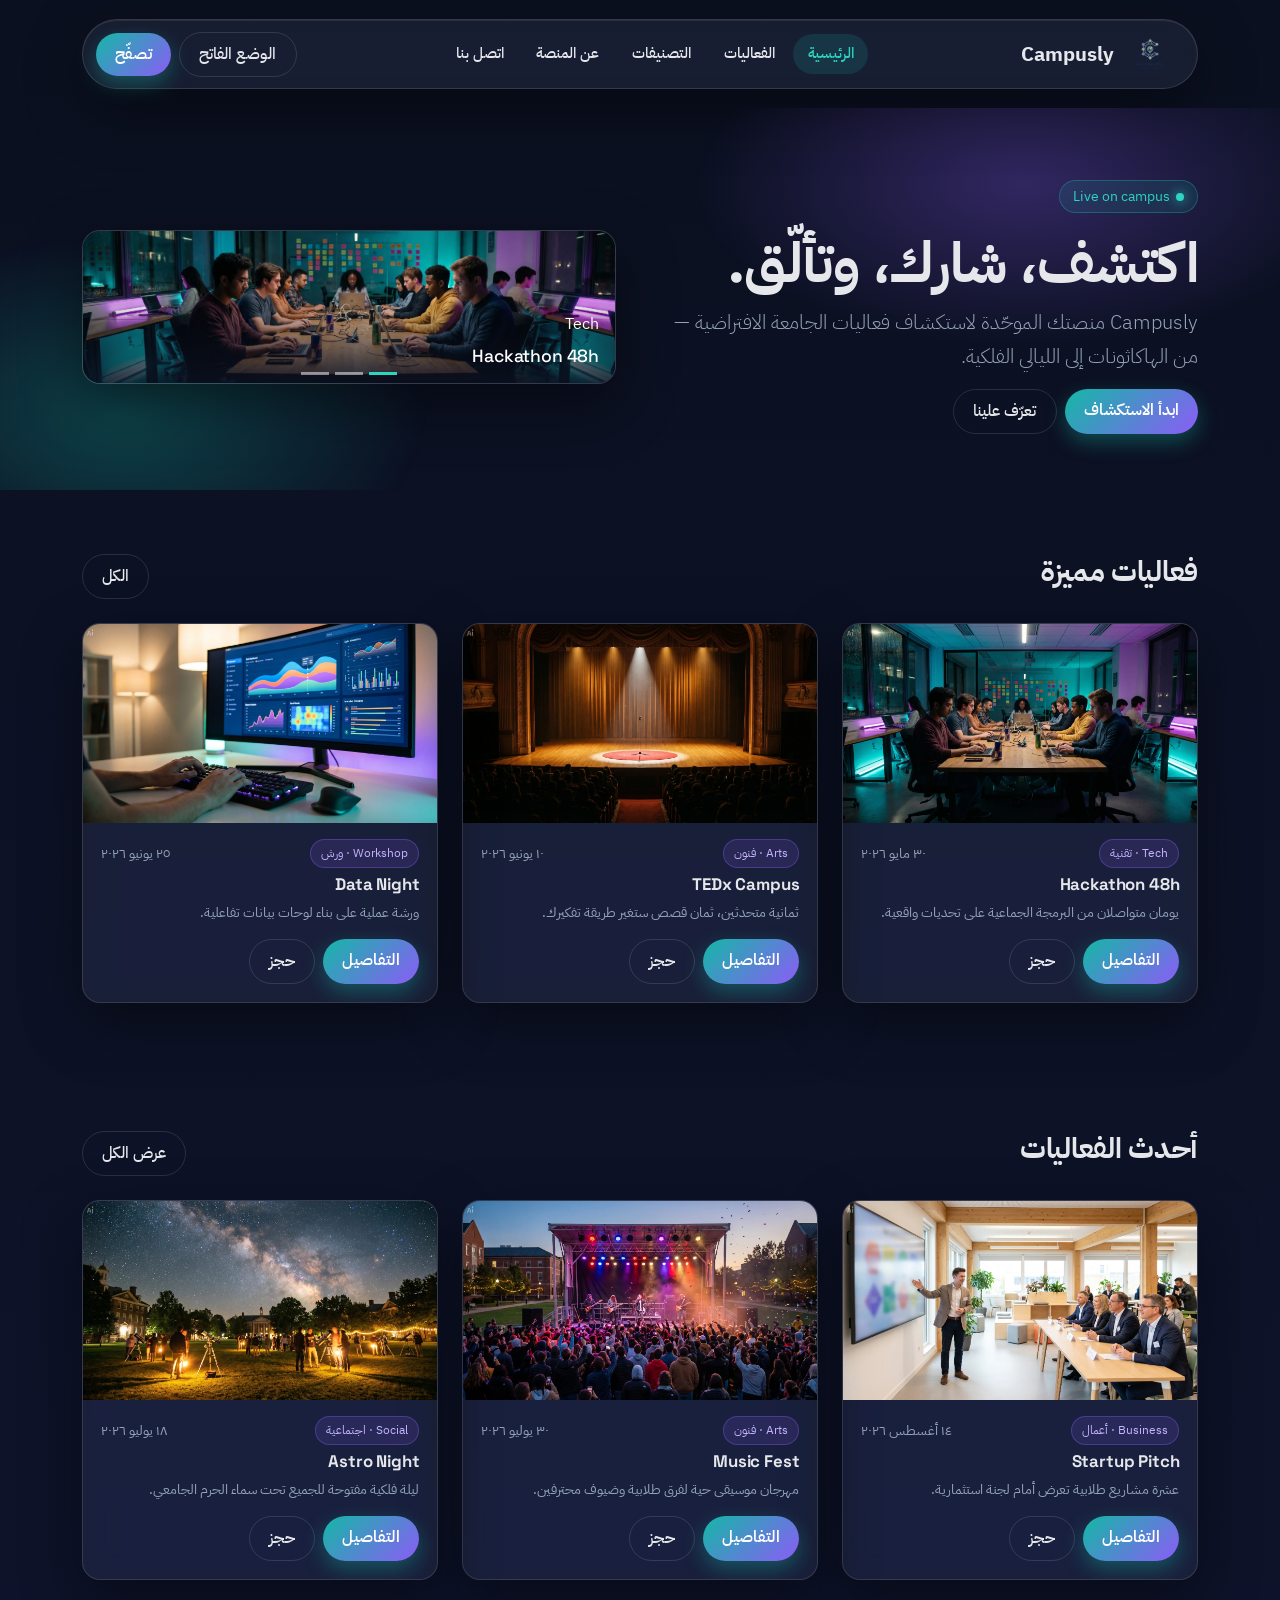
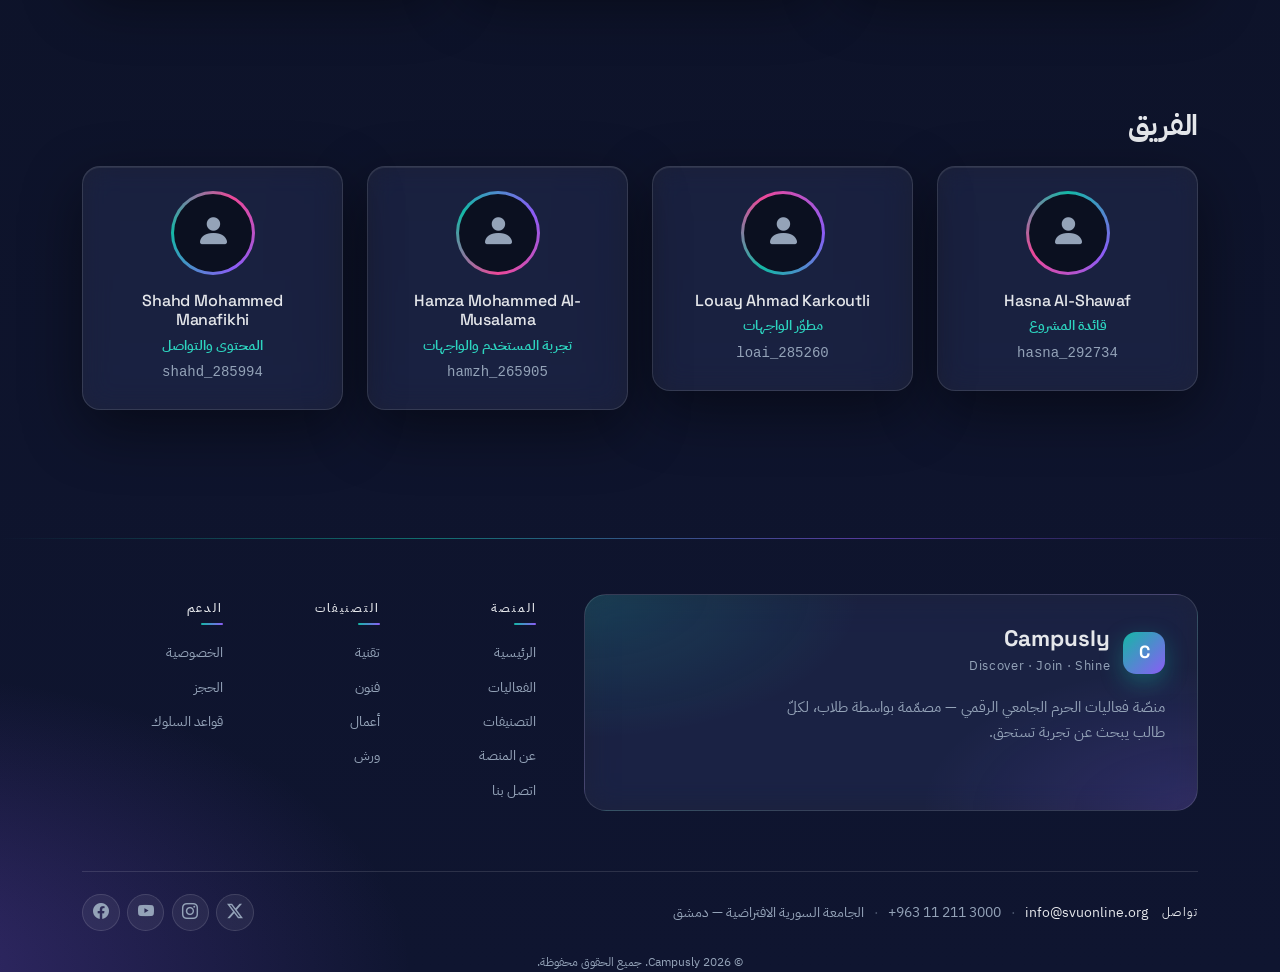
<file: index.html>
<!doctype html>
<html lang="ar" dir="rtl">
<head>
  <meta charset="utf-8">
  <meta name="viewport" content="width=device-width, initial-scale=1">
  <title>Campusly — Discover. Join. Shine.</title>
  <meta name="description" content="Campusly: منصة اكتشاف فعاليات الحرم الجامعي الرقمي.">
  <link href="https://cdn.jsdelivr.net/npm/bootstrap@5.3.3/dist/css/bootstrap.min.css" rel="stylesheet">
  <link rel="preconnect" href="https://fonts.googleapis.com">
  <link rel="preconnect" href="https://fonts.gstatic.com" crossorigin>
  <link href="https://fonts.googleapis.com/css2?family=IBM+Plex+Sans+Arabic:wght@400;500;700&family=Space+Grotesk:wght@500;600;700&display=swap" rel="stylesheet">
  <link href="https://cdn.jsdelivr.net/npm/bootstrap-icons@1.11.3/font/bootstrap-icons.css" rel="stylesheet">
  <link rel="stylesheet" href="assets/css/styles.css">
  <link rel="icon" href="assets/img/campusly-logo.png" type="image/png">
</head>
<body>

  <header>
    <nav class="c-navbar">
      <div class="container">
        <div class="inner">
          <a class="navbar-brand" href="index.html">
            <img src="assets/img/campusly-logo.png" alt="Campusly" width="52" height="52">
            Campusly
          </a>
          <div class="d-none d-lg-flex align-items-center gap-1">
            <a class="nav-link" href="index.html">الرئيسية</a>
            <a class="nav-link" href="events.html">الفعاليات</a>
            <a class="nav-link" href="categories.html">التصنيفات</a>
            <a class="nav-link" href="about.html">عن المنصة</a>
            <a class="nav-link" href="contact.html">اتصل بنا</a>
          </div>
          <div class="d-flex align-items-center gap-2">
            <button id="themeToggle" class="btn-c-ghost btn-sm" title="تبديل الوضع">الوضع الفاتح</button>
            <a href="events.html" class="btn-c-primary d-none d-md-inline-flex">تصفّح</a>
            <button class="btn-c-ghost d-lg-none" data-bs-toggle="offcanvas" data-bs-target="#mobileNav" aria-label="القائمة">☰</button>
          </div>
        </div>
      </div>
    </nav>
  </header>

  <div class="offcanvas offcanvas-end c-offcanvas" id="mobileNav" tabindex="-1">
    <div class="offcanvas-header"><h5 class="offcanvas-title">Campusly</h5><button class="btn-close" data-bs-dismiss="offcanvas"></button></div>
    <div class="offcanvas-body">
      <a class="nav-link d-block mb-2" href="index.html">الرئيسية</a>
      <a class="nav-link d-block mb-2" href="events.html">الفعاليات</a>
      <a class="nav-link d-block mb-2" href="categories.html">التصنيفات</a>
      <a class="nav-link d-block mb-2" href="about.html">عن المنصة</a>
      <a class="nav-link d-block mb-2" href="contact.html">اتصل بنا</a>
    </div>
  </div>

  <main>

    <section class="c-hero">
      <div class="container">
        <div class="row align-items-center g-5">
          <div class="col-lg-6">
            <span class="eyebrow">Live on campus</span>
            <h1>اكتشف، شارك، وتألّق.</h1>
            <p class="lead" style="color:var(--c-muted);">
              Campusly منصتك الموحّدة لاستكشاف فعاليات الجامعة الافتراضية — من الهاكاثونات إلى الليالي الفلكية.
            </p>
            <div class="d-flex gap-2 mt-3">
              <a href="events.html" class="btn-c-primary text-decoration-none">ابدأ الاستكشاف</a>
              <a href="about.html" class="btn-c-ghost text-decoration-none">تعرّف علينا</a>
            </div>

          </div>
          <div class="col-lg-6">
            <div id="heroCarousel" class="carousel slide c-carousel glass" data-bs-ride="carousel">
              <div class="carousel-indicators">
                <button type="button" data-bs-target="#heroCarousel" data-bs-slide-to="0" class="active"></button>
                <button type="button" data-bs-target="#heroCarousel" data-bs-slide-to="1"></button>
                <button type="button" data-bs-target="#heroCarousel" data-bs-slide-to="2"></button>
              </div>
              <div class="carousel-inner">
                <div class="carousel-item active">
                  <a href="event.html?id=1" class="c-hero-carousel-hit" aria-label="Hackathon 48h — التفاصيل">
                    <img src="assets/img/hackathon-innovation-lab.jpeg" alt="">
                    <div class="carousel-caption">
                      <span class="badge-cat">Tech</span>
                      <h3 class="h5 text-white mt-2 mb-0">Hackathon 48h</h3>
                    </div>
                  </a>
                </div>
                <div class="carousel-item">
                  <a href="event.html?id=2" class="c-hero-carousel-hit" aria-label="TEDx Campus — التفاصيل">
                    <img src="assets/img/tedx-stage.jpeg" alt="">
                    <div class="carousel-caption">
                      <span class="badge-cat">Arts</span>
                      <h3 class="h5 text-white mt-2 mb-0">TEDx Campus</h3>
                    </div>
                  </a>
                </div>
                <div class="carousel-item">
                  <a href="event.html?id=6" class="c-hero-carousel-hit" aria-label="Startup Pitch — التفاصيل">
                    <img src="assets/img/startup-pitch-room.jpeg" alt="">
                    <div class="carousel-caption">
                      <span class="badge-cat">Business</span>
                      <h3 class="h5 text-white mt-2 mb-0">Startup Pitch</h3>
                    </div>
                  </a>
                </div>
              </div>
            </div>
          </div>
        </div>
      </div>
    </section>

    <section class="section">
      <div class="container">
        <div class="section-head">
          <h2>فعاليات مميزة</h2>
          <a href="events.html" class="btn-c-ghost text-decoration-none">الكل</a>
        </div>
        <div id="featuredGrid" class="row g-4"></div>
      </div>
    </section>

    <section class="section">
      <div class="container">
        <div class="section-head">
          <h2>أحدث الفعاليات</h2>
          <a href="events.html" class="btn-c-ghost text-decoration-none">عرض الكل</a>
        </div>
        <div id="latestGrid" class="row g-4"></div>
      </div>
    </section>

    <section class="section" id="team">
      <div class="container">
        <div class="section-head">
          <h2>الفريق</h2>
        </div>
        <div class="row g-4 justify-content-center">
          <div class="col-12 col-sm-6 col-lg-3">
            <div class="glass glass-hover p-4 text-center">
              <div class="mx-auto mb-3" style="width:84px;height:84px;border-radius:50%;background: conic-gradient(from 0deg, #14B8A6, #8B5CF6, #EC4899, #14B8A6); padding:3px;">
                <div class="d-flex align-items-center justify-content-center" style="width:100%;height:100%;border-radius:50%;background:var(--c-bg);">
                  <i class="bi bi-person-fill" style="font-size:2.25rem;color:var(--c-muted);" aria-hidden="true"></i>
                </div>
              </div>
              <h3 class="h6 mb-1">Hasna Al-Shawaf</h3>
              <p class="small mb-1" style="color:#2DD4BF;font-weight:600;">قائدة المشروع</p>
              <p class="small mb-0" style="color:var(--c-muted); font-family: ui-monospace, 'Cascadia Code', Consolas, monospace;">hasna_292734</p>
            </div>
          </div>
          <div class="col-12 col-sm-6 col-lg-3">
            <div class="glass glass-hover p-4 text-center">
              <div class="mx-auto mb-3" style="width:84px;height:84px;border-radius:50%;background: conic-gradient(from 90deg, #8B5CF6, #14B8A6, #EC4899, #8B5CF6); padding:3px;">
                <div class="d-flex align-items-center justify-content-center" style="width:100%;height:100%;border-radius:50%;background:var(--c-bg);">
                  <i class="bi bi-person-fill" style="font-size:2.25rem;color:var(--c-muted);" aria-hidden="true"></i>
                </div>
              </div>
              <h3 class="h6 mb-1">Louay Ahmad Karkoutli</h3>
              <p class="small mb-1" style="color:#2DD4BF;font-weight:600;">مطوّر الواجهات</p>
              <p class="small mb-0" style="color:var(--c-muted); font-family: ui-monospace, 'Cascadia Code', Consolas, monospace;">loai_285260</p>
            </div>
          </div>
          <div class="col-12 col-sm-6 col-lg-3">
            <div class="glass glass-hover p-4 text-center">
              <div class="mx-auto mb-3" style="width:84px;height:84px;border-radius:50%;background: conic-gradient(from 180deg, #EC4899, #14B8A6, #8B5CF6, #EC4899); padding:3px;">
                <div class="d-flex align-items-center justify-content-center" style="width:100%;height:100%;border-radius:50%;background:var(--c-bg);">
                  <i class="bi bi-person-fill" style="font-size:2.25rem;color:var(--c-muted);" aria-hidden="true"></i>
                </div>
              </div>
              <h3 class="h6 mb-1">Hamza Mohammed Al-Musalama</h3>
              <p class="small mb-1" style="color:#2DD4BF;font-weight:600;">تجربة المستخدم والواجهات</p>
              <p class="small mb-0" style="color:var(--c-muted); font-family: ui-monospace, 'Cascadia Code', Consolas, monospace;">hamzh_265905</p>
            </div>
          </div>
          <div class="col-12 col-sm-6 col-lg-3">
            <div class="glass glass-hover p-4 text-center">
              <div class="mx-auto mb-3" style="width:84px;height:84px;border-radius:50%;background: conic-gradient(from 270deg, #14B8A6, #EC4899, #8B5CF6, #14B8A6); padding:3px;">
                <div class="d-flex align-items-center justify-content-center" style="width:100%;height:100%;border-radius:50%;background:var(--c-bg);">
                  <i class="bi bi-person-fill" style="font-size:2.25rem;color:var(--c-muted);" aria-hidden="true"></i>
                </div>
              </div>
              <h3 class="h6 mb-1">Shahd Mohammed Manafikhi</h3>
              <p class="small mb-1" style="color:#2DD4BF;font-weight:600;">المحتوى والتواصل</p>
              <p class="small mb-0" style="color:var(--c-muted); font-family: ui-monospace, 'Cascadia Code', Consolas, monospace;">shahd_285994</p>
            </div>
          </div>
        </div>
      </div>
    </section>

  </main>

  <div class="modal fade c-modal" id="bookModal" tabindex="-1" aria-hidden="true">
    <div class="modal-dialog modal-dialog-centered">
      <div class="modal-content">
        <div class="modal-header">
          <h5 class="modal-title">حجز مقعد</h5>
          <button type="button" class="btn-close btn-close-white" data-bs-dismiss="modal"></button>
        </div>
        <div class="modal-body">
          <div class="stepper">
            <div class="step active">البيانات</div>
            <div class="step">التأكيد</div>
            <div class="step">تمّ</div>
          </div>
          <form class="c-form">
            <div data-pane>
              <div class="mb-3"><label class="form-label">الاسم</label><input class="form-control" placeholder="اكتب اسمك"></div>
              <div class="mb-3"><label class="form-label">البريد</label><input type="email" class="form-control" placeholder="you@example.com"></div>
            </div>
            <div data-pane class="d-none">
              <p>تأكد من البيانات أعلاه قبل إرسال الحجز.</p>
              <p class="small" style="color:var(--c-muted);">سيتم إرسال رسالة تأكيد على بريدك الجامعي.</p>
            </div>
            <div data-pane class="d-none">
              <div class="text-center p-3">
                <div class="num" style="font-size:2rem;">✓</div>
                <p class="mb-0">تمّ تسجيل حجزك محلياً.</p>
              </div>
            </div>
          </form>
        </div>
        <div class="modal-footer">
          <button class="btn-c-ghost" id="bookBack" disabled>رجوع</button>
          <button class="btn-c-primary" id="bookNext">التالي</button>
          <button class="btn-c-primary d-none" id="bookConfirm">تأكيد الحجز</button>
        </div>
      </div>
    </div>
  </div>

  <footer class="c-footer">
    <div class="container">
      <div class="c-footer__grid">
        <div class="c-footer__panel">
          <div class="c-footer__panel-head">
            <div class="c-footer__logo-dot">C</div>
            <div>
              <div class="c-footer__brand-name">Campusly</div>
              <span class="c-footer__brand-sub">Discover · Join · Shine</span>
            </div>
          </div>
          <p class="c-footer__lead">منصّة فعاليات الحرم الجامعي الرقمي — مصمّمة بواسطة طلاب، لكلّ طالب يبحث عن تجربة تستحق.</p>
        </div>

        <div class="c-footer__columns">
          <div class="c-footer__col">
            <h5>المنصة</h5>
            <ul>
              <li><a href="index.html">الرئيسية</a></li>
              <li><a href="events.html">الفعاليات</a></li>
              <li><a href="categories.html">التصنيفات</a></li>
              <li><a href="about.html">عن المنصة</a></li>
              <li><a href="contact.html">اتصل بنا</a></li>
            </ul>
          </div>
          <div class="c-footer__col">
            <h5>التصنيفات</h5>
            <ul>
              <li><a href="events.html?cat=tech">تقنية</a></li>
              <li><a href="events.html?cat=arts">فنون</a></li>
              <li><a href="events.html?cat=business">أعمال</a></li>
              <li><a href="events.html?cat=workshop">ورش</a></li>
            </ul>
          </div>
          <div class="c-footer__col">
            <h5>الدعم</h5>
            <ul>
              <li><a href="about.html">الخصوصية</a></li>
              <li><a href="about.html">الحجز</a></li>
              <li><a href="about.html">قواعد السلوك</a></li>
            </ul>
          </div>
        </div>
      </div>
      <div class="c-footer__extras">
        <div class="c-footer__contact-line">
          <span class="c-footer__contact-label">تواصل</span>
          <a href="mailto:info@svuonline.org">info@svuonline.org</a>
          <span class="c-footer__sep-dot" aria-hidden="true">·</span>
          <a class="c-contact-phone text-decoration-none" href="tel:+963112113000" style="color:inherit;">+963 11 211 3000</a>
          <span class="c-footer__sep-dot" aria-hidden="true">·</span>
          <span>الجامعة السورية الافتراضية — دمشق</span>
        </div>
        <div class="c-footer__socials" aria-label="وسائل التواصل">
          <a href="https://x.com/SVUOnline" class="c-footer__social" aria-label="X" target="_blank" rel="noopener noreferrer"><i class="bi bi-twitter-x" aria-hidden="true"></i></a>
          <a href="https://www.instagram.com/svuonline/" class="c-footer__social" aria-label="إنستغرام" target="_blank" rel="noopener noreferrer"><i class="bi bi-instagram" aria-hidden="true"></i></a>
          <a href="https://www.youtube.com/@syrianvirtualuniversity" class="c-footer__social" aria-label="يوتيوب" target="_blank" rel="noopener noreferrer"><i class="bi bi-youtube" aria-hidden="true"></i></a>
          <a href="https://www.facebook.com/svuonline.sy" class="c-footer__social" aria-label="فيسبوك" target="_blank" rel="noopener noreferrer"><i class="bi bi-facebook" aria-hidden="true"></i></a>
        </div>
        <p class="c-footer__copyright">© 2026 Campusly. جميع الحقوق محفوظة.</p>
      </div>
    </div>
  </footer>

  <button id="scrollTopBtn" aria-label="العودة للأعلى">↑</button>
  <script src="https://cdn.jsdelivr.net/npm/bootstrap@5.3.3/dist/js/bootstrap.bundle.min.js"></script>
  <script src="assets/js/main.js"></script>
</body>
</html>
</file>
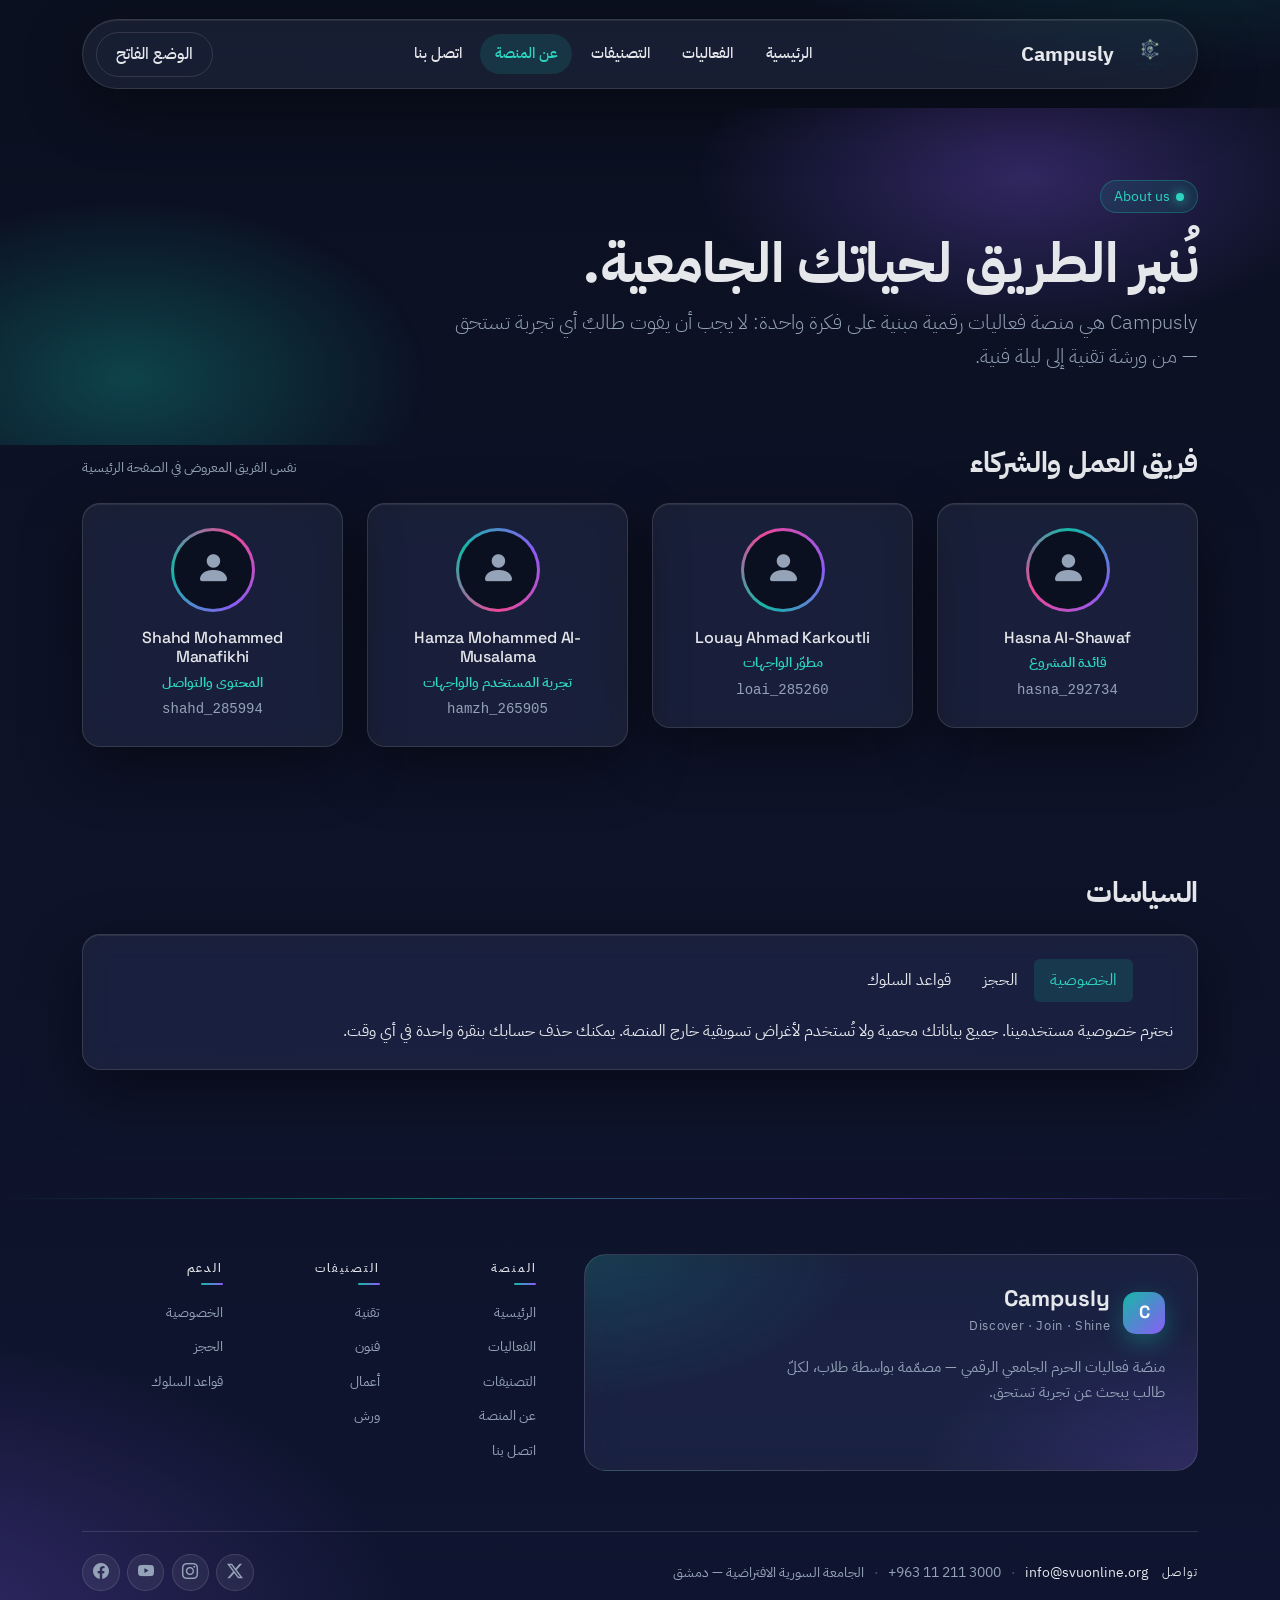
<file: about.html>
<!doctype html>
<html lang="ar" dir="rtl">
<head>
  <meta charset="utf-8">
  <meta name="viewport" content="width=device-width, initial-scale=1">
  <title>عن المنصة — Campusly</title>
  <link href="https://cdn.jsdelivr.net/npm/bootstrap@5.3.3/dist/css/bootstrap.min.css" rel="stylesheet">
  <link href="https://fonts.googleapis.com/css2?family=IBM+Plex+Sans+Arabic:wght@400;500;700&family=Space+Grotesk:wght@500;600;700&display=swap" rel="stylesheet">
  <link rel="stylesheet" href="assets/css/styles.css">
  <link rel="icon" href="assets/img/campusly-logo.png" type="image/png">
</head>
<body>

  <header>
    <nav class="c-navbar">
      <div class="container">
        <div class="inner">
          <a class="navbar-brand" href="index.html"><img src="assets/img/campusly-logo.png" alt="Campusly" width="52" height="52"> Campusly</a>
          <div class="d-none d-lg-flex align-items-center gap-1">
            <a class="nav-link" href="index.html">الرئيسية</a>
            <a class="nav-link" href="events.html">الفعاليات</a>
            <a class="nav-link" href="categories.html">التصنيفات</a>
            <a class="nav-link" href="about.html">عن المنصة</a>
            <a class="nav-link" href="contact.html">اتصل بنا</a>
          </div>
          <div class="d-flex align-items-center gap-2">
            <button id="themeToggle" class="btn-c-ghost btn-sm">الوضع الفاتح</button>
            <button class="btn-c-ghost d-lg-none" data-bs-toggle="offcanvas" data-bs-target="#mobileNav">☰</button>
          </div>
        </div>
      </div>
    </nav>
  </header>

  <div class="offcanvas offcanvas-end c-offcanvas" id="mobileNav" tabindex="-1">
    <div class="offcanvas-header"><h5 class="offcanvas-title">Campusly</h5><button class="btn-close" data-bs-dismiss="offcanvas"></button></div>
    <div class="offcanvas-body">
      <a class="nav-link d-block mb-2" href="index.html">الرئيسية</a>
      <a class="nav-link d-block mb-2" href="events.html">الفعاليات</a>
      <a class="nav-link d-block mb-2" href="categories.html">التصنيفات</a>
      <a class="nav-link d-block mb-2" href="about.html">عن المنصة</a>
      <a class="nav-link d-block mb-2" href="contact.html">اتصل بنا</a>
    </div>
  </div>

  <main>

    <section class="c-hero">
      <div class="container">
        <span class="eyebrow">About us</span>
        <h1>نُنير الطريق لحياتك الجامعية.</h1>
        <p class="lead col-lg-8" style="color:var(--c-muted);">
          Campusly هي منصة فعاليات رقمية مبنية على فكرة واحدة: لا يجب أن يفوت طالبٌ أي تجربة تستحق — من ورشة تقنية إلى ليلة فنية.
        </p>
      </div>
    </section>

    <section class="section pt-0">
      <div class="container">
        <div class="section-head">
          <h2>فريق العمل والشركاء</h2>
          <span class="meta">نفس الفريق المعروض في الصفحة الرئيسية</span>
        </div>
        <div class="row g-4 justify-content-center">
          <div class="col-12 col-sm-6 col-lg-3">
            <div class="glass glass-hover p-4 text-center">
              <div class="mx-auto mb-3" style="width:84px;height:84px;border-radius:50%;background: conic-gradient(from 0deg, #14B8A6, #8B5CF6, #EC4899, #14B8A6); padding:3px;">
                <div class="d-flex align-items-center justify-content-center" style="width:100%;height:100%;border-radius:50%;background:var(--c-bg);">
                  <i class="bi bi-person-fill" style="font-size:2.25rem;color:var(--c-muted);" aria-hidden="true"></i>
                </div>
              </div>
              <h3 class="h6 mb-1">Hasna Al-Shawaf</h3>
              <p class="small mb-1" style="color:#2DD4BF;font-weight:600;">قائدة المشروع</p>
              <p class="small mb-0" style="color:var(--c-muted); font-family: ui-monospace, 'Cascadia Code', Consolas, monospace;">hasna_292734</p>
            </div>
          </div>
          <div class="col-12 col-sm-6 col-lg-3">
            <div class="glass glass-hover p-4 text-center">
              <div class="mx-auto mb-3" style="width:84px;height:84px;border-radius:50%;background: conic-gradient(from 90deg, #8B5CF6, #14B8A6, #EC4899, #8B5CF6); padding:3px;">
                <div class="d-flex align-items-center justify-content-center" style="width:100%;height:100%;border-radius:50%;background:var(--c-bg);">
                  <i class="bi bi-person-fill" style="font-size:2.25rem;color:var(--c-muted);" aria-hidden="true"></i>
                </div>
              </div>
              <h3 class="h6 mb-1">Louay Ahmad Karkoutli</h3>
              <p class="small mb-1" style="color:#2DD4BF;font-weight:600;">مطوّر الواجهات</p>
              <p class="small mb-0" style="color:var(--c-muted); font-family: ui-monospace, 'Cascadia Code', Consolas, monospace;">loai_285260</p>
            </div>
          </div>
          <div class="col-12 col-sm-6 col-lg-3">
            <div class="glass glass-hover p-4 text-center">
              <div class="mx-auto mb-3" style="width:84px;height:84px;border-radius:50%;background: conic-gradient(from 180deg, #EC4899, #14B8A6, #8B5CF6, #EC4899); padding:3px;">
                <div class="d-flex align-items-center justify-content-center" style="width:100%;height:100%;border-radius:50%;background:var(--c-bg);">
                  <i class="bi bi-person-fill" style="font-size:2.25rem;color:var(--c-muted);" aria-hidden="true"></i>
                </div>
              </div>
              <h3 class="h6 mb-1">Hamza Mohammed Al-Musalama</h3>
              <p class="small mb-1" style="color:#2DD4BF;font-weight:600;">تجربة المستخدم والواجهات</p>
              <p class="small mb-0" style="color:var(--c-muted); font-family: ui-monospace, 'Cascadia Code', Consolas, monospace;">hamzh_265905</p>
            </div>
          </div>
          <div class="col-12 col-sm-6 col-lg-3">
            <div class="glass glass-hover p-4 text-center">
              <div class="mx-auto mb-3" style="width:84px;height:84px;border-radius:50%;background: conic-gradient(from 270deg, #14B8A6, #EC4899, #8B5CF6, #14B8A6); padding:3px;">
                <div class="d-flex align-items-center justify-content-center" style="width:100%;height:100%;border-radius:50%;background:var(--c-bg);">
                  <i class="bi bi-person-fill" style="font-size:2.25rem;color:var(--c-muted);" aria-hidden="true"></i>
                </div>
              </div>
              <h3 class="h6 mb-1">Shahd Mohammed Manafikhi</h3>
              <p class="small mb-1" style="color:#2DD4BF;font-weight:600;">المحتوى والتواصل</p>
              <p class="small mb-0" style="color:var(--c-muted); font-family: ui-monospace, 'Cascadia Code', Consolas, monospace;">shahd_285994</p>
            </div>
          </div>
        </div>
      </div>
    </section>

    <section class="section">
      <div class="container">
        <div class="section-head">
          <h2>السياسات</h2>
        </div>
        <div class="glass p-4">
          <ul class="nav nav-pills mb-3" id="policyTab" role="tablist">
            <li class="nav-item" role="presentation">
              <button class="nav-link active" data-bs-toggle="pill" data-bs-target="#tab-privacy" type="button" style="background:rgba(20,184,166,.15); color:#2DD4BF;">الخصوصية</button>
            </li>
            <li class="nav-item" role="presentation">
              <button class="nav-link" data-bs-toggle="pill" data-bs-target="#tab-booking" type="button" style="color:var(--c-text);">الحجز</button>
            </li>
            <li class="nav-item" role="presentation">
              <button class="nav-link" data-bs-toggle="pill" data-bs-target="#tab-conduct" type="button" style="color:var(--c-text);">قواعد السلوك</button>
            </li>
          </ul>
          <div class="tab-content">
            <div class="tab-pane fade show active" id="tab-privacy">
              <p class="mb-0">نحترم خصوصية مستخدمينا. جميع بياناتك محمية ولا تُستخدم لأغراض تسويقية خارج المنصة. يمكنك حذف حسابك بنقرة واحدة في أي وقت.</p>
            </div>
            <div class="tab-pane fade" id="tab-booking">
              <p class="mb-0">الحجز مجاني للفعاليات المجانية. يُسمح بالإلغاء قبل 24 ساعة من موعد الفعالية. الحجوزات النشطة محفوظة محلياً في متصفحك.</p>
            </div>
            <div class="tab-pane fade" id="tab-conduct">
              <p class="mb-0">نحن نبني مجتمعاً محترماً ومُلهماً. أي سلوك يسيء للمشاركين سيؤدي إلى تعليق الحساب وإبلاغ إدارة الجامعة إن لزم.</p>
            </div>
          </div>
        </div>
      </div>
    </section>

  </main>

  <footer class="c-footer">
    <div class="container">
      <div class="c-footer__grid">
        <div class="c-footer__panel">
          <div class="c-footer__panel-head">
            <div class="c-footer__logo-dot">C</div>
            <div>
              <div class="c-footer__brand-name">Campusly</div>
              <span class="c-footer__brand-sub">Discover · Join · Shine</span>
            </div>
          </div>
          <p class="c-footer__lead">منصّة فعاليات الحرم الجامعي الرقمي — مصمّمة بواسطة طلاب، لكلّ طالب يبحث عن تجربة تستحق.</p>
        </div>
        <div class="c-footer__columns">
          <div class="c-footer__col">
            <h5>المنصة</h5>
            <ul>
              <li><a href="index.html">الرئيسية</a></li>
              <li><a href="events.html">الفعاليات</a></li>
              <li><a href="categories.html">التصنيفات</a></li>
              <li><a href="about.html">عن المنصة</a></li>
              <li><a href="contact.html">اتصل بنا</a></li>
            </ul>
          </div>
          <div class="c-footer__col">
            <h5>التصنيفات</h5>
            <ul>
              <li><a href="events.html?cat=tech">تقنية</a></li>
              <li><a href="events.html?cat=arts">فنون</a></li>
              <li><a href="events.html?cat=business">أعمال</a></li>
              <li><a href="events.html?cat=workshop">ورش</a></li>
            </ul>
          </div>
          <div class="c-footer__col">
            <h5>الدعم</h5>
            <ul>
              <li><a href="about.html">الخصوصية</a></li>
              <li><a href="about.html">الحجز</a></li>
              <li><a href="about.html">قواعد السلوك</a></li>
            </ul>
          </div>
        </div>
      </div>
      <div class="c-footer__extras">
        <div class="c-footer__contact-line">
          <span class="c-footer__contact-label">تواصل</span>
          <a href="mailto:info@svuonline.org">info@svuonline.org</a>
          <span class="c-footer__sep-dot" aria-hidden="true">·</span>
          <a class="c-contact-phone text-decoration-none" href="tel:+963112113000" style="color:inherit;">+963 11 211 3000</a>
          <span class="c-footer__sep-dot" aria-hidden="true">·</span>
          <span>الجامعة السورية الافتراضية — دمشق</span>
        </div>
        <div class="c-footer__socials" aria-label="وسائل التواصل">
          <a href="https://x.com/SVUOnline" class="c-footer__social" aria-label="X" target="_blank" rel="noopener noreferrer"><i class="bi bi-twitter-x" aria-hidden="true"></i></a>
          <a href="https://www.instagram.com/svuonline/" class="c-footer__social" aria-label="إنستغرام" target="_blank" rel="noopener noreferrer"><i class="bi bi-instagram" aria-hidden="true"></i></a>
          <a href="https://www.youtube.com/@syrianvirtualuniversity" class="c-footer__social" aria-label="يوتيوب" target="_blank" rel="noopener noreferrer"><i class="bi bi-youtube" aria-hidden="true"></i></a>
          <a href="https://www.facebook.com/svuonline.sy" class="c-footer__social" aria-label="فيسبوك" target="_blank" rel="noopener noreferrer"><i class="bi bi-facebook" aria-hidden="true"></i></a>
        </div>
        <p class="c-footer__copyright">© 2026 Campusly. جميع الحقوق محفوظة.</p>
      </div>
    </div>
  </footer>

  <button id="scrollTopBtn" aria-label="العودة للأعلى">↑</button>
  <script src="https://cdn.jsdelivr.net/npm/bootstrap@5.3.3/dist/js/bootstrap.bundle.min.js"></script>
  <script src="assets/js/main.js"></script>
</body>
</html>
</file>
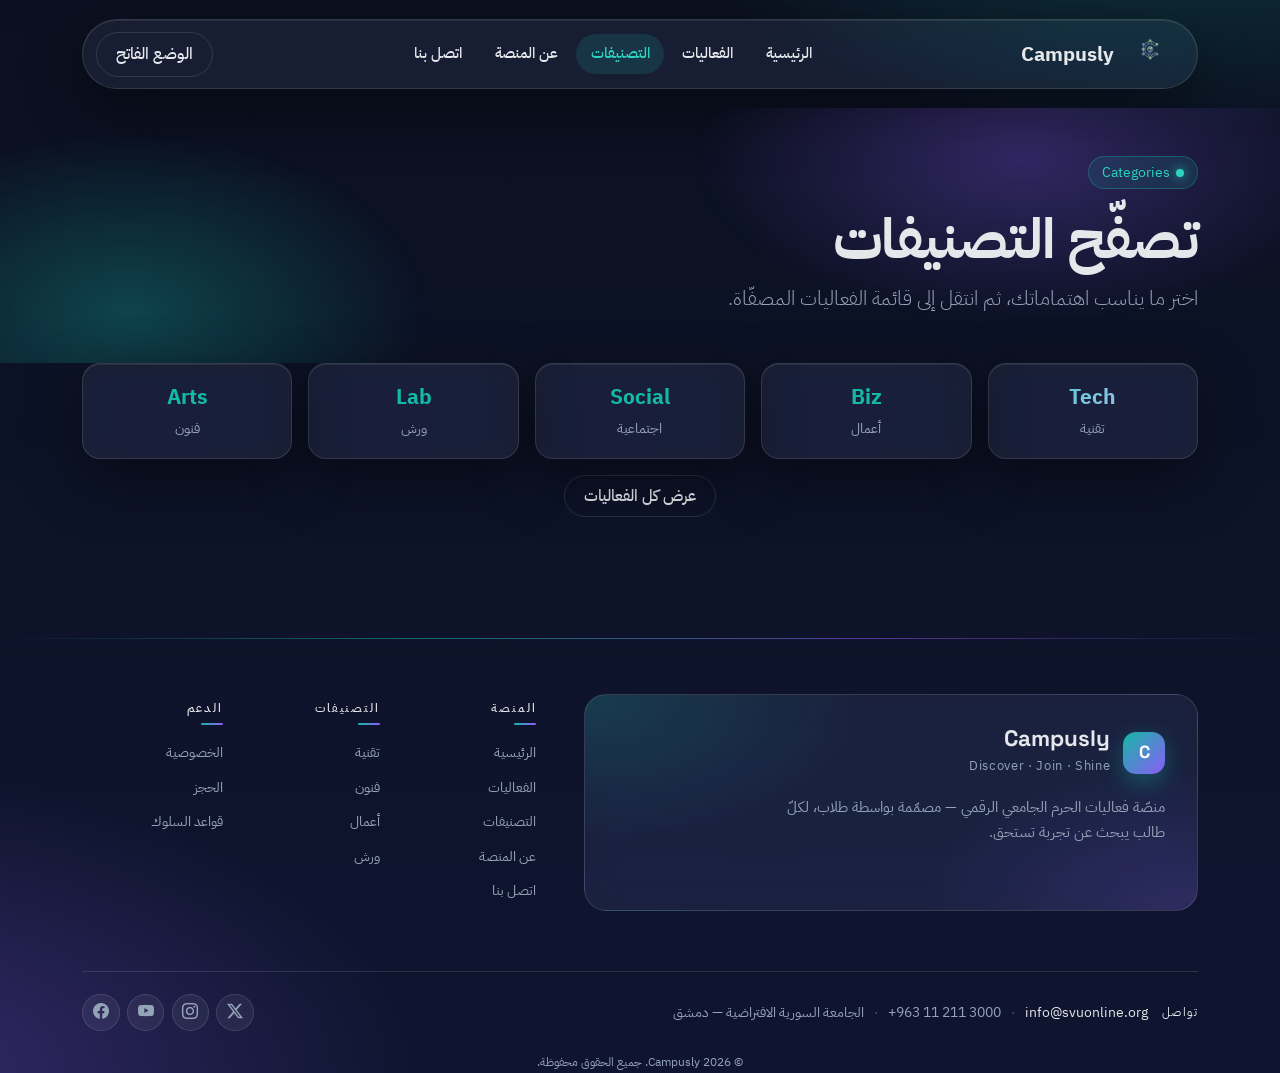
<file: categories.html>
<!doctype html>
<html lang="ar" dir="rtl">
<head>
  <meta charset="utf-8">
  <meta name="viewport" content="width=device-width, initial-scale=1">
  <title>التصنيفات — Campusly</title>
  <meta name="description" content="تصفّح فعاليات Campusly حسب التصنيف.">
  <link href="https://cdn.jsdelivr.net/npm/bootstrap@5.3.3/dist/css/bootstrap.min.css" rel="stylesheet">
  <link href="https://fonts.googleapis.com/css2?family=IBM+Plex+Sans+Arabic:wght@400;500;700&family=Space+Grotesk:wght@500;600;700&display=swap" rel="stylesheet">
  <link rel="stylesheet" href="assets/css/styles.css">
  <link rel="icon" href="assets/img/campusly-logo.png" type="image/png">
</head>
<body>

  <header>
    <nav class="c-navbar">
      <div class="container">
        <div class="inner">
          <a class="navbar-brand" href="index.html"><img src="assets/img/campusly-logo.png" alt="Campusly" width="52" height="52"> Campusly</a>
          <div class="d-none d-lg-flex align-items-center gap-1">
            <a class="nav-link" href="index.html">الرئيسية</a>
            <a class="nav-link" href="events.html">الفعاليات</a>
            <a class="nav-link" href="categories.html">التصنيفات</a>
            <a class="nav-link" href="about.html">عن المنصة</a>
            <a class="nav-link" href="contact.html">اتصل بنا</a>
          </div>
          <div class="d-flex align-items-center gap-2">
            <button id="themeToggle" class="btn-c-ghost btn-sm">الوضع الفاتح</button>
            <button class="btn-c-ghost d-lg-none" data-bs-toggle="offcanvas" data-bs-target="#mobileNav">☰</button>
          </div>
        </div>
      </div>
    </nav>
  </header>

  <div class="offcanvas offcanvas-end c-offcanvas" id="mobileNav" tabindex="-1">
    <div class="offcanvas-header"><h5 class="offcanvas-title">Campusly</h5><button class="btn-close" data-bs-dismiss="offcanvas"></button></div>
    <div class="offcanvas-body">
      <a class="nav-link d-block mb-2" href="index.html">الرئيسية</a>
      <a class="nav-link d-block mb-2" href="events.html">الفعاليات</a>
      <a class="nav-link d-block mb-2" href="categories.html">التصنيفات</a>
      <a class="nav-link d-block mb-2" href="about.html">عن المنصة</a>
      <a class="nav-link d-block mb-2" href="contact.html">اتصل بنا</a>
    </div>
  </div>

  <main>
    <section class="c-hero" style="padding: 3rem 0 2rem;">
      <div class="container">
        <span class="eyebrow">Categories</span>
        <h1>تصفّح التصنيفات</h1>
        <p class="lead col-lg-8" style="color:var(--c-muted);">اختر ما يناسب اهتماماتك، ثم انتقل إلى قائمة الفعاليات المصفّاة.</p>
      </div>
    </section>

    <section class="section pt-0">
      <div class="container">
        <div class="row g-3">
          <div class="col-6 col-md-4 col-lg"><a href="events.html?cat=tech" class="glass glass-hover p-3 text-center text-decoration-none d-block"><div class="num" style="font-size:1.3rem; background: linear-gradient(135deg,#2DD4BF,#C4B5FD); -webkit-background-clip:text; background-clip:text; color:transparent; font-weight:700;">Tech</div><small style="color:var(--c-muted);">تقنية</small></a></div>
          <div class="col-6 col-md-4 col-lg"><a href="events.html?cat=business" class="glass glass-hover p-3 text-center text-decoration-none d-block"><div style="font-size:1.3rem;font-weight:700;">Biz</div><small style="color:var(--c-muted);">أعمال</small></a></div>
          <div class="col-6 col-md-4 col-lg"><a href="events.html?cat=social" class="glass glass-hover p-3 text-center text-decoration-none d-block"><div style="font-size:1.3rem;font-weight:700;">Social</div><small style="color:var(--c-muted);">اجتماعية</small></a></div>
          <div class="col-6 col-md-4 col-lg"><a href="events.html?cat=workshop" class="glass glass-hover p-3 text-center text-decoration-none d-block"><div style="font-size:1.3rem;font-weight:700;">Lab</div><small style="color:var(--c-muted);">ورش</small></a></div>
          <div class="col-6 col-md-4 col-lg"><a href="events.html?cat=arts" class="glass glass-hover p-3 text-center text-decoration-none d-block"><div style="font-size:1.3rem;font-weight:700;">Arts</div><small style="color:var(--c-muted);">فنون</small></a></div>
        </div>
        <p class="text-center mt-4 mb-0"><a href="events.html" class="btn-c-ghost text-decoration-none">عرض كل الفعاليات</a></p>
      </div>
    </section>
  </main>

  <footer class="c-footer">
    <div class="container">
      <div class="c-footer__grid">
        <div class="c-footer__panel">
          <div class="c-footer__panel-head">
            <div class="c-footer__logo-dot">C</div>
            <div>
              <div class="c-footer__brand-name">Campusly</div>
              <span class="c-footer__brand-sub">Discover · Join · Shine</span>
            </div>
          </div>
          <p class="c-footer__lead">منصّة فعاليات الحرم الجامعي الرقمي — مصمّمة بواسطة طلاب، لكلّ طالب يبحث عن تجربة تستحق.</p>
        </div>
        <div class="c-footer__columns">
          <div class="c-footer__col">
            <h5>المنصة</h5>
            <ul>
              <li><a href="index.html">الرئيسية</a></li>
              <li><a href="events.html">الفعاليات</a></li>
              <li><a href="categories.html">التصنيفات</a></li>
              <li><a href="about.html">عن المنصة</a></li>
              <li><a href="contact.html">اتصل بنا</a></li>
            </ul>
          </div>
          <div class="c-footer__col">
            <h5>التصنيفات</h5>
            <ul>
              <li><a href="events.html?cat=tech">تقنية</a></li>
              <li><a href="events.html?cat=arts">فنون</a></li>
              <li><a href="events.html?cat=business">أعمال</a></li>
              <li><a href="events.html?cat=workshop">ورش</a></li>
            </ul>
          </div>
          <div class="c-footer__col">
            <h5>الدعم</h5>
            <ul>
              <li><a href="about.html">الخصوصية</a></li>
              <li><a href="about.html">الحجز</a></li>
              <li><a href="about.html">قواعد السلوك</a></li>
            </ul>
          </div>
        </div>
      </div>
      <div class="c-footer__extras">
        <div class="c-footer__contact-line">
          <span class="c-footer__contact-label">تواصل</span>
          <a href="mailto:info@svuonline.org">info@svuonline.org</a>
          <span class="c-footer__sep-dot" aria-hidden="true">·</span>
          <a class="c-contact-phone text-decoration-none" href="tel:+963112113000" style="color:inherit;">+963 11 211 3000</a>
          <span class="c-footer__sep-dot" aria-hidden="true">·</span>
          <span>الجامعة السورية الافتراضية — دمشق</span>
        </div>
        <div class="c-footer__socials" aria-label="وسائل التواصل">
          <a href="https://x.com/SVUOnline" class="c-footer__social" aria-label="X" target="_blank" rel="noopener noreferrer"><i class="bi bi-twitter-x" aria-hidden="true"></i></a>
          <a href="https://www.instagram.com/svuonline/" class="c-footer__social" aria-label="إنستغرام" target="_blank" rel="noopener noreferrer"><i class="bi bi-instagram" aria-hidden="true"></i></a>
          <a href="https://www.youtube.com/@syrianvirtualuniversity" class="c-footer__social" aria-label="يوتيوب" target="_blank" rel="noopener noreferrer"><i class="bi bi-youtube" aria-hidden="true"></i></a>
          <a href="https://www.facebook.com/svuonline.sy" class="c-footer__social" aria-label="فيسبوك" target="_blank" rel="noopener noreferrer"><i class="bi bi-facebook" aria-hidden="true"></i></a>
        </div>
        <p class="c-footer__copyright">© 2026 Campusly. جميع الحقوق محفوظة.</p>
      </div>
    </div>
  </footer>

  <button id="scrollTopBtn" aria-label="العودة للأعلى">↑</button>
  <script src="https://cdn.jsdelivr.net/npm/bootstrap@5.3.3/dist/js/bootstrap.bundle.min.js"></script>
  <script src="assets/js/main.js"></script>
</body>
</html>
</file>
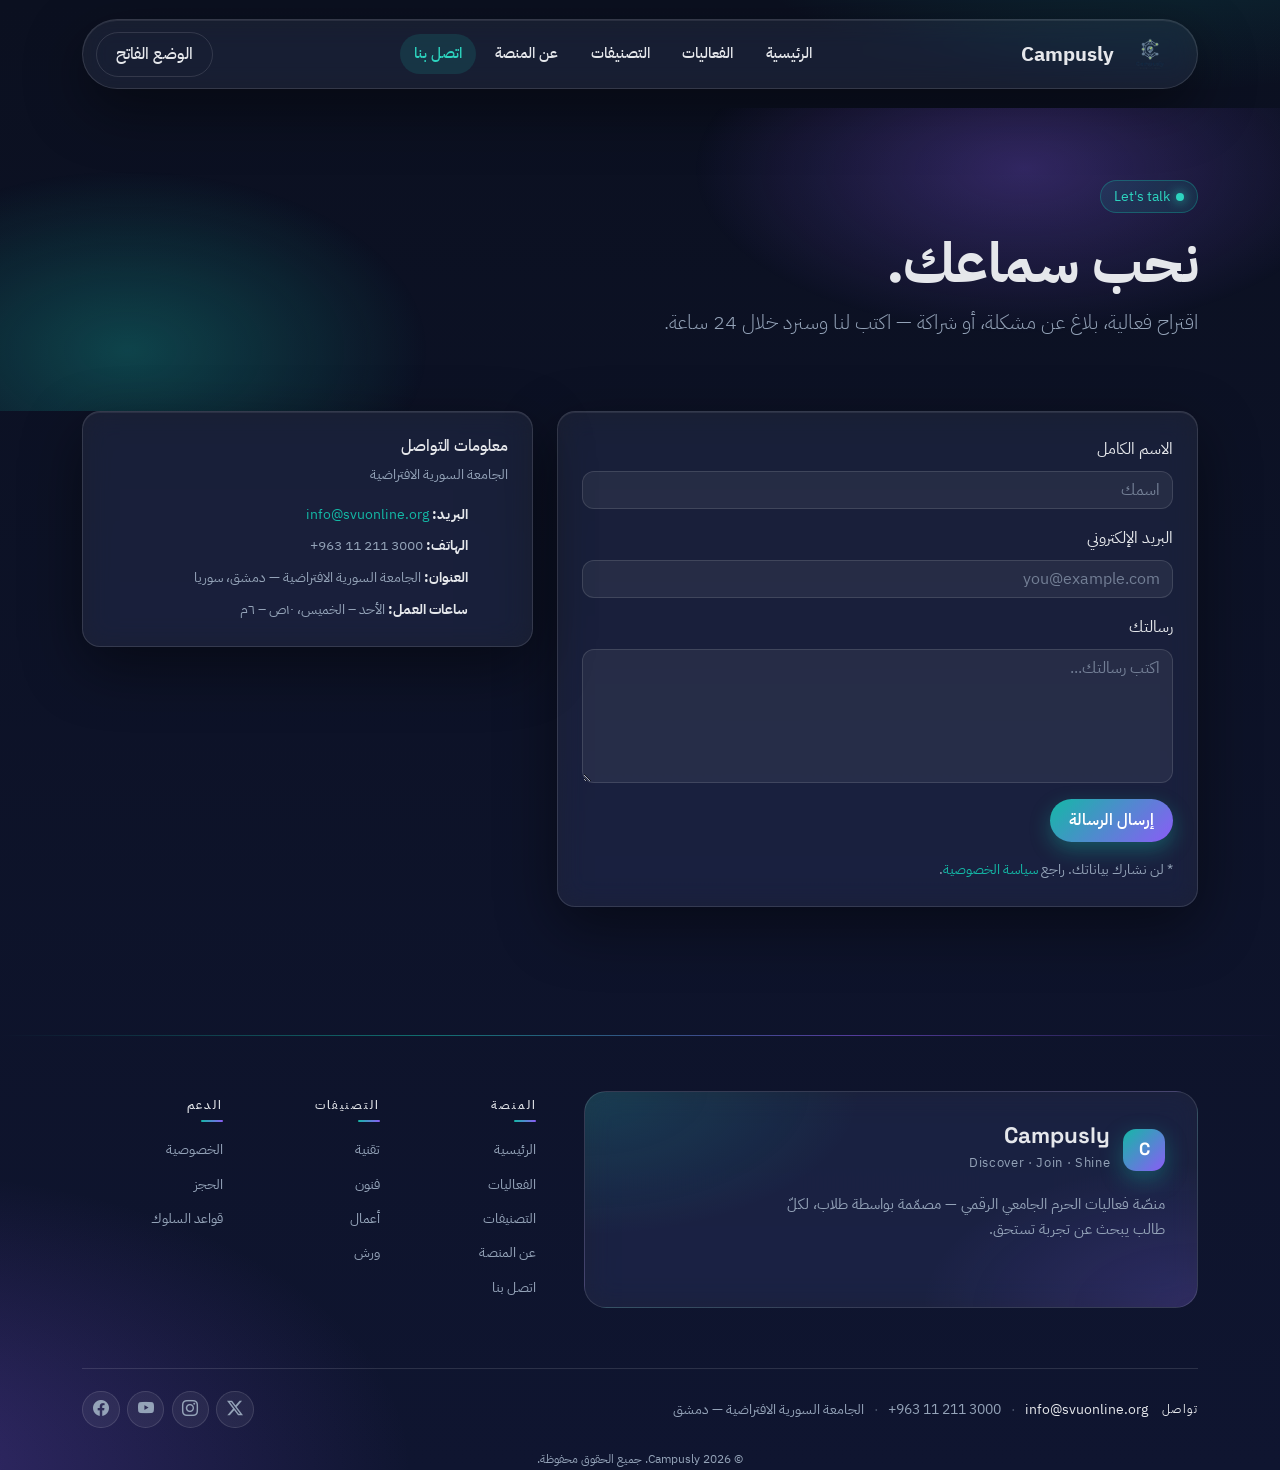
<file: contact.html>
<!doctype html>
<html lang="ar" dir="rtl">
<head>
  <meta charset="utf-8">
  <meta name="viewport" content="width=device-width, initial-scale=1">
  <title>اتصل بنا — Campusly</title>
  <link href="https://cdn.jsdelivr.net/npm/bootstrap@5.3.3/dist/css/bootstrap.min.css" rel="stylesheet">
  <link href="https://fonts.googleapis.com/css2?family=IBM+Plex+Sans+Arabic:wght@400;500;700&family=Space+Grotesk:wght@500;600;700&display=swap" rel="stylesheet">
  <link rel="stylesheet" href="assets/css/styles.css">
  <link rel="icon" href="assets/img/campusly-logo.png" type="image/png">
</head>
<body>

  <header>
    <nav class="c-navbar">
      <div class="container">
        <div class="inner">
          <a class="navbar-brand" href="index.html"><img src="assets/img/campusly-logo.png" alt="Campusly" width="52" height="52"> Campusly</a>
          <div class="d-none d-lg-flex align-items-center gap-1">
            <a class="nav-link" href="index.html">الرئيسية</a>
            <a class="nav-link" href="events.html">الفعاليات</a>
            <a class="nav-link" href="categories.html">التصنيفات</a>
            <a class="nav-link" href="about.html">عن المنصة</a>
            <a class="nav-link" href="contact.html">اتصل بنا</a>
          </div>
          <div class="d-flex align-items-center gap-2">
            <button id="themeToggle" class="btn-c-ghost btn-sm">الوضع الفاتح</button>
            <button class="btn-c-ghost d-lg-none" data-bs-toggle="offcanvas" data-bs-target="#mobileNav">☰</button>
          </div>
        </div>
      </div>
    </nav>
  </header>

  <div class="offcanvas offcanvas-end c-offcanvas" id="mobileNav" tabindex="-1">
    <div class="offcanvas-header"><h5 class="offcanvas-title">Campusly</h5><button class="btn-close" data-bs-dismiss="offcanvas"></button></div>
    <div class="offcanvas-body">
      <a class="nav-link d-block mb-2" href="index.html">الرئيسية</a>
      <a class="nav-link d-block mb-2" href="events.html">الفعاليات</a>
      <a class="nav-link d-block mb-2" href="categories.html">التصنيفات</a>
      <a class="nav-link d-block mb-2" href="about.html">عن المنصة</a>
      <a class="nav-link d-block mb-2" href="contact.html">اتصل بنا</a>
    </div>
  </div>

  <main>

    <section class="c-hero">
      <div class="container">
        <span class="eyebrow">Let's talk</span>
        <h1>نحب سماعك.</h1>
        <p class="lead col-lg-7" style="color:var(--c-muted);">
          اقتراح فعالية، بلاغ عن مشكلة، أو شراكة — اكتب لنا وسنرد خلال 24 ساعة.
        </p>
      </div>
    </section>

    <section class="section pt-0">
      <div class="container">
        <div class="row g-4">
          <div class="col-lg-7">
            <form id="contactForm" class="c-form glass p-4" novalidate>
              <div class="mb-3">
                <label class="form-label">الاسم الكامل</label>
                <input name="name" class="form-control" placeholder="اسمك">
              </div>
              <div class="mb-3">
                <label class="form-label">البريد الإلكتروني</label>
                <input name="email" type="email" class="form-control" placeholder="you@example.com">
              </div>
              <div class="mb-3">
                <label class="form-label">رسالتك</label>
                <textarea name="message" rows="5" class="form-control" placeholder="اكتب رسالتك..."></textarea>
              </div>
              <button type="submit" class="btn-c-primary">إرسال الرسالة</button>
              <p class="small mt-3 mb-0" style="color:var(--c-muted);">
                * لن نشارك بياناتك. راجع <a href="about.html">سياسة الخصوصية</a>.
              </p>
            </form>
          </div>
          <div class="col-lg-5">
            <div class="glass p-4">
              <h2 class="h6">معلومات التواصل</h2>
              <p class="small mb-3" style="color:var(--c-muted);">الجامعة السورية الافتراضية</p>
              <ul class="list-unstyled small mb-0" style="color:var(--c-muted);">
                <li class="mb-2"><strong style="color:var(--c-text);">البريد:</strong> <a href="mailto:info@svuonline.org">info@svuonline.org</a></li>
                <li class="mb-2"><strong style="color:var(--c-text);">الهاتف:</strong> <a class="c-contact-phone text-decoration-none" href="tel:+963112113000" style="color:inherit;">+963 11 211 3000</a></li>
                <li class="mb-2"><strong style="color:var(--c-text);">العنوان:</strong> الجامعة السورية الافتراضية — دمشق، سوريا</li>
                <li class="mb-0"><strong style="color:var(--c-text);">ساعات العمل:</strong> الأحد – الخميس، ١٠ص – ٦م</li>
              </ul>
            </div>
          </div>
        </div>
      </div>
    </section>

  </main>

  <footer class="c-footer">
    <div class="container">
      <div class="c-footer__grid">
        <div class="c-footer__panel">
          <div class="c-footer__panel-head">
            <div class="c-footer__logo-dot">C</div>
            <div>
              <div class="c-footer__brand-name">Campusly</div>
              <span class="c-footer__brand-sub">Discover · Join · Shine</span>
            </div>
          </div>
          <p class="c-footer__lead">منصّة فعاليات الحرم الجامعي الرقمي — مصمّمة بواسطة طلاب، لكلّ طالب يبحث عن تجربة تستحق.</p>
        </div>
        <div class="c-footer__columns">
          <div class="c-footer__col">
            <h5>المنصة</h5>
            <ul>
              <li><a href="index.html">الرئيسية</a></li>
              <li><a href="events.html">الفعاليات</a></li>
              <li><a href="categories.html">التصنيفات</a></li>
              <li><a href="about.html">عن المنصة</a></li>
              <li><a href="contact.html">اتصل بنا</a></li>
            </ul>
          </div>
          <div class="c-footer__col">
            <h5>التصنيفات</h5>
            <ul>
              <li><a href="events.html?cat=tech">تقنية</a></li>
              <li><a href="events.html?cat=arts">فنون</a></li>
              <li><a href="events.html?cat=business">أعمال</a></li>
              <li><a href="events.html?cat=workshop">ورش</a></li>
            </ul>
          </div>
          <div class="c-footer__col">
            <h5>الدعم</h5>
            <ul>
              <li><a href="about.html">الخصوصية</a></li>
              <li><a href="about.html">الحجز</a></li>
              <li><a href="about.html">قواعد السلوك</a></li>
            </ul>
          </div>
        </div>
      </div>
      <div class="c-footer__extras">
        <div class="c-footer__contact-line">
          <span class="c-footer__contact-label">تواصل</span>
          <a href="mailto:info@svuonline.org">info@svuonline.org</a>
          <span class="c-footer__sep-dot" aria-hidden="true">·</span>
          <a class="c-contact-phone text-decoration-none" href="tel:+963112113000" style="color:inherit;">+963 11 211 3000</a>
          <span class="c-footer__sep-dot" aria-hidden="true">·</span>
          <span>الجامعة السورية الافتراضية — دمشق</span>
        </div>
        <div class="c-footer__socials" aria-label="وسائل التواصل">
          <a href="https://x.com/SVUOnline" class="c-footer__social" aria-label="X" target="_blank" rel="noopener noreferrer"><i class="bi bi-twitter-x" aria-hidden="true"></i></a>
          <a href="https://www.instagram.com/svuonline/" class="c-footer__social" aria-label="إنستغرام" target="_blank" rel="noopener noreferrer"><i class="bi bi-instagram" aria-hidden="true"></i></a>
          <a href="https://www.youtube.com/@syrianvirtualuniversity" class="c-footer__social" aria-label="يوتيوب" target="_blank" rel="noopener noreferrer"><i class="bi bi-youtube" aria-hidden="true"></i></a>
          <a href="https://www.facebook.com/svuonline.sy" class="c-footer__social" aria-label="فيسبوك" target="_blank" rel="noopener noreferrer"><i class="bi bi-facebook" aria-hidden="true"></i></a>
        </div>
        <p class="c-footer__copyright">© 2026 Campusly. جميع الحقوق محفوظة.</p>
      </div>
    </div>
  </footer>

  <button id="scrollTopBtn" aria-label="العودة للأعلى">↑</button>
  <script src="https://cdn.jsdelivr.net/npm/bootstrap@5.3.3/dist/js/bootstrap.bundle.min.js"></script>
  <script src="assets/js/main.js"></script>
</body>
</html>
</file>
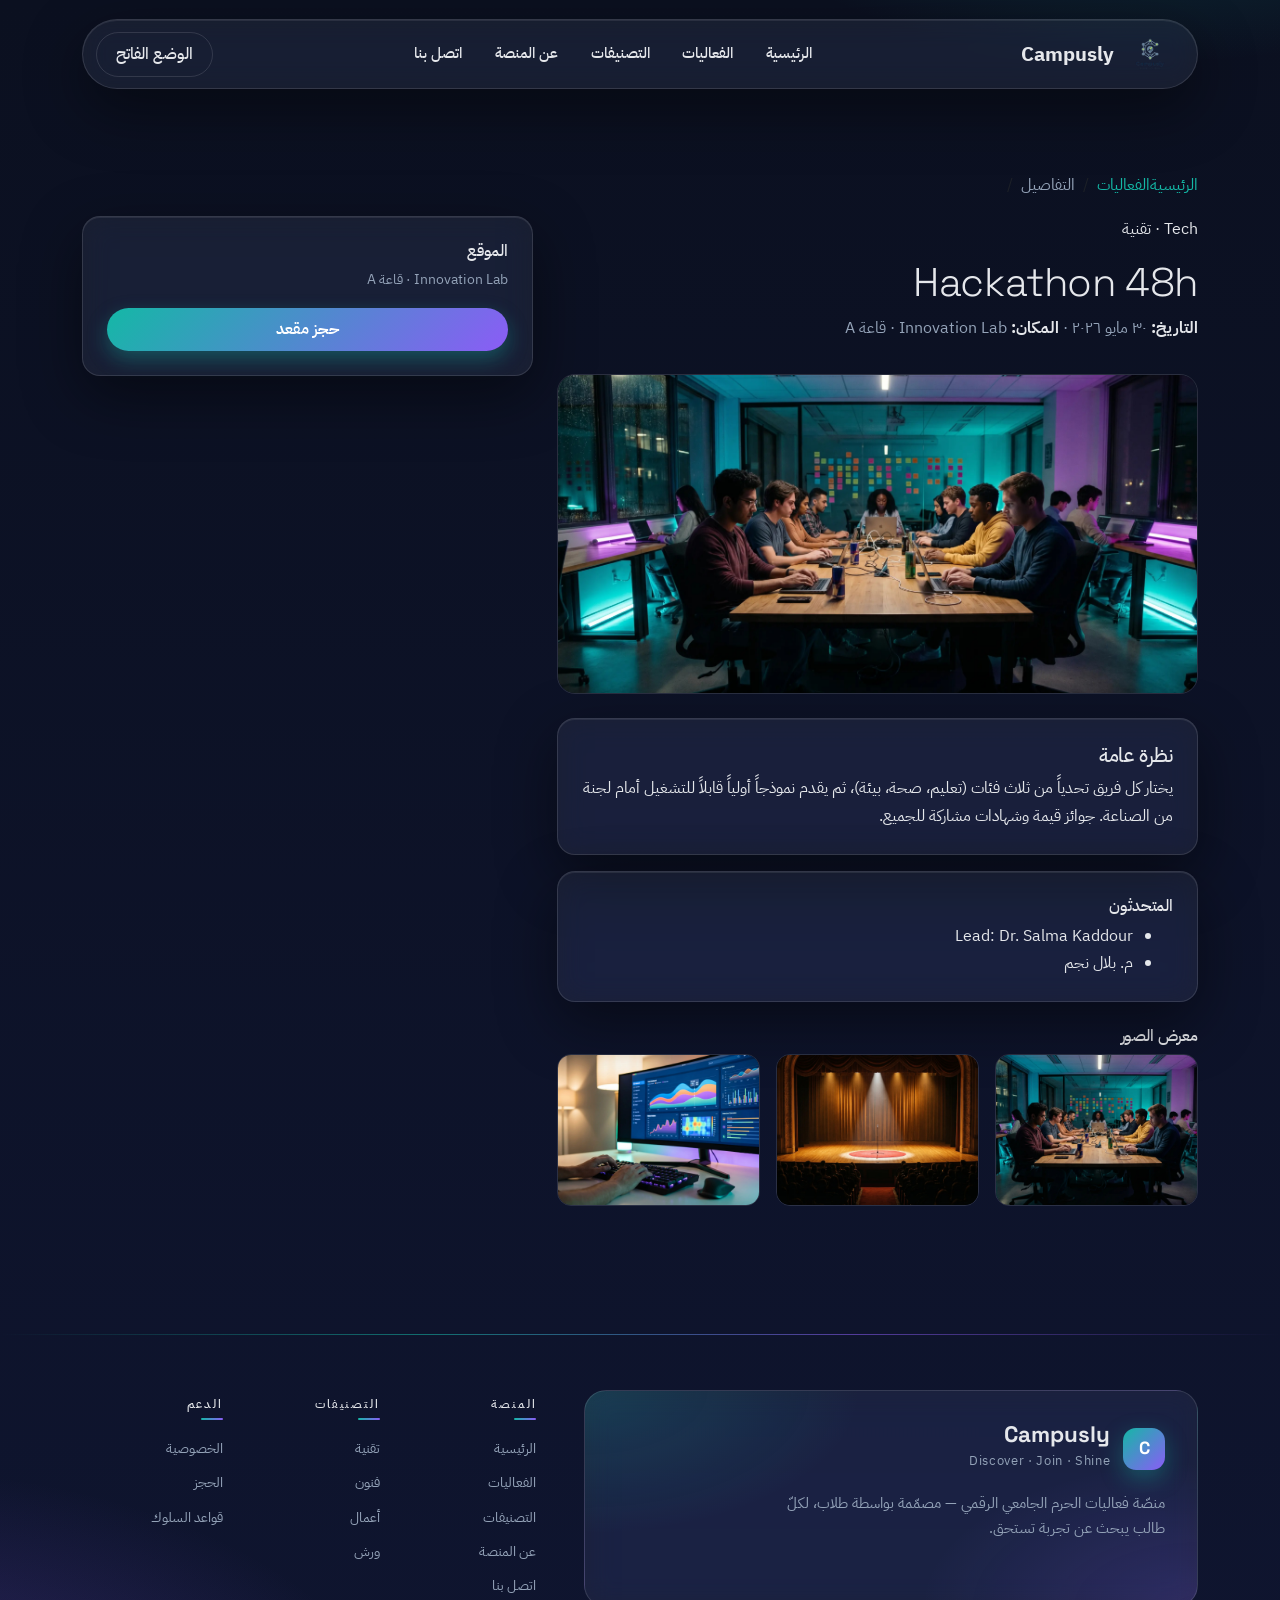
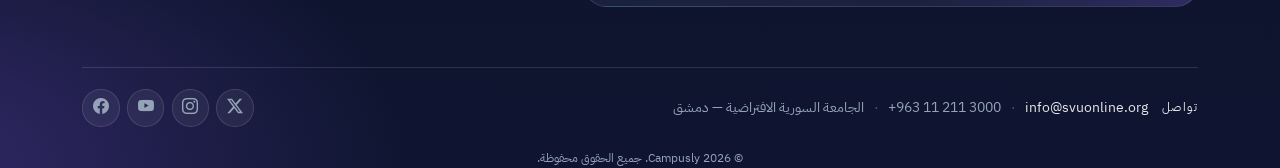
<file: event.html>
<!doctype html>
<html lang="ar" dir="rtl">
<head>
  <meta charset="utf-8">
  <meta name="viewport" content="width=device-width, initial-scale=1">
  <title>تفاصيل الفعالية — Campusly</title>
  <link href="https://cdn.jsdelivr.net/npm/bootstrap@5.3.3/dist/css/bootstrap.min.css" rel="stylesheet">
  <link href="https://fonts.googleapis.com/css2?family=IBM+Plex+Sans+Arabic:wght@400;500;700&family=Space+Grotesk:wght@500;600;700&display=swap" rel="stylesheet">
  <link rel="stylesheet" href="assets/css/styles.css">
  <link rel="icon" href="assets/img/campusly-logo.png" type="image/png">
</head>
<body>

  <header>
    <nav class="c-navbar">
      <div class="container">
        <div class="inner">
          <a class="navbar-brand" href="index.html"><img src="assets/img/campusly-logo.png" alt="Campusly" width="52" height="52"> Campusly</a>
          <div class="d-none d-lg-flex align-items-center gap-1">
            <a class="nav-link" href="index.html">الرئيسية</a>
            <a class="nav-link" href="events.html">الفعاليات</a>
            <a class="nav-link" href="categories.html">التصنيفات</a>
            <a class="nav-link" href="about.html">عن المنصة</a>
            <a class="nav-link" href="contact.html">اتصل بنا</a>
          </div>
          <div class="d-flex align-items-center gap-2">
            <button id="themeToggle" class="btn-c-ghost btn-sm">الوضع الفاتح</button>
            <button class="btn-c-ghost d-lg-none" data-bs-toggle="offcanvas" data-bs-target="#mobileNav">☰</button>
          </div>
        </div>
      </div>
    </nav>
  </header>

  <div class="offcanvas offcanvas-end c-offcanvas" id="mobileNav" tabindex="-1">
    <div class="offcanvas-header"><h5 class="offcanvas-title">Campusly</h5><button class="btn-close" data-bs-dismiss="offcanvas"></button></div>
    <div class="offcanvas-body">
      <a class="nav-link d-block mb-2" href="index.html">الرئيسية</a>
      <a class="nav-link d-block mb-2" href="events.html">الفعاليات</a>
      <a class="nav-link d-block mb-2" href="categories.html">التصنيفات</a>
      <a class="nav-link d-block mb-2" href="about.html">عن المنصة</a>
      <a class="nav-link d-block mb-2" href="contact.html">اتصل بنا</a>
    </div>
  </div>

  <main>
    <section class="section">
      <div class="container">
        <nav class="mb-3">
          <ol class="breadcrumb small">
            <li class="breadcrumb-item"><a href="index.html">الرئيسية</a></li>
            <li class="breadcrumb-item"><a href="events.html">الفعاليات</a></li>
            <li class="breadcrumb-item active" style="color:var(--c-muted);">التفاصيل</li>
          </ol>
        </nav>
        <div id="eventDetails"></div>
      </div>
    </section>

  </main>

  <div class="modal fade c-modal" id="bookModal" tabindex="-1" aria-hidden="true">
    <div class="modal-dialog modal-dialog-centered">
      <div class="modal-content">
        <div class="modal-header">
          <h5 class="modal-title">حجز مقعد</h5>
          <button type="button" class="btn-close btn-close-white" data-bs-dismiss="modal"></button>
        </div>
        <div class="modal-body">
          <div class="stepper">
            <div class="step active">البيانات</div><div class="step">التأكيد</div><div class="step">تمّ</div>
          </div>
          <form class="c-form">
            <div data-pane>
              <div class="mb-3"><label class="form-label">الاسم</label><input class="form-control"></div>
              <div class="mb-3"><label class="form-label">البريد</label><input type="email" class="form-control"></div>
            </div>
            <div data-pane class="d-none"><p>تأكد من البيانات أعلاه.</p></div>
            <div data-pane class="d-none"><div class="text-center p-3"><div class="num" style="font-size:2rem;">✓</div><p class="mb-0">تم الحجز.</p></div></div>
          </form>
        </div>
        <div class="modal-footer">
          <button class="btn-c-ghost" id="bookBack" disabled>رجوع</button>
          <button class="btn-c-primary" id="bookNext">التالي</button>
          <button class="btn-c-primary d-none" id="bookConfirm">تأكيد</button>
        </div>
      </div>
    </div>
  </div>

  <footer class="c-footer">
    <div class="container">
      <div class="c-footer__grid">
        <div class="c-footer__panel">
          <div class="c-footer__panel-head">
            <div class="c-footer__logo-dot">C</div>
            <div>
              <div class="c-footer__brand-name">Campusly</div>
              <span class="c-footer__brand-sub">Discover · Join · Shine</span>
            </div>
          </div>
          <p class="c-footer__lead">منصّة فعاليات الحرم الجامعي الرقمي — مصمّمة بواسطة طلاب، لكلّ طالب يبحث عن تجربة تستحق.</p>
        </div>
        <div class="c-footer__columns">
          <div class="c-footer__col">
            <h5>المنصة</h5>
            <ul>
              <li><a href="index.html">الرئيسية</a></li>
              <li><a href="events.html">الفعاليات</a></li>
              <li><a href="categories.html">التصنيفات</a></li>
              <li><a href="about.html">عن المنصة</a></li>
              <li><a href="contact.html">اتصل بنا</a></li>
            </ul>
          </div>
          <div class="c-footer__col">
            <h5>التصنيفات</h5>
            <ul>
              <li><a href="events.html?cat=tech">تقنية</a></li>
              <li><a href="events.html?cat=arts">فنون</a></li>
              <li><a href="events.html?cat=business">أعمال</a></li>
              <li><a href="events.html?cat=workshop">ورش</a></li>
            </ul>
          </div>
          <div class="c-footer__col">
            <h5>الدعم</h5>
            <ul>
              <li><a href="about.html">الخصوصية</a></li>
              <li><a href="about.html">الحجز</a></li>
              <li><a href="about.html">قواعد السلوك</a></li>
            </ul>
          </div>
        </div>
      </div>
      <div class="c-footer__extras">
        <div class="c-footer__contact-line">
          <span class="c-footer__contact-label">تواصل</span>
          <a href="mailto:info@svuonline.org">info@svuonline.org</a>
          <span class="c-footer__sep-dot" aria-hidden="true">·</span>
          <a class="c-contact-phone text-decoration-none" href="tel:+963112113000" style="color:inherit;">+963 11 211 3000</a>
          <span class="c-footer__sep-dot" aria-hidden="true">·</span>
          <span>الجامعة السورية الافتراضية — دمشق</span>
        </div>
        <div class="c-footer__socials" aria-label="وسائل التواصل">
          <a href="https://x.com/SVUOnline" class="c-footer__social" aria-label="X" target="_blank" rel="noopener noreferrer"><i class="bi bi-twitter-x" aria-hidden="true"></i></a>
          <a href="https://www.instagram.com/svuonline/" class="c-footer__social" aria-label="إنستغرام" target="_blank" rel="noopener noreferrer"><i class="bi bi-instagram" aria-hidden="true"></i></a>
          <a href="https://www.youtube.com/@syrianvirtualuniversity" class="c-footer__social" aria-label="يوتيوب" target="_blank" rel="noopener noreferrer"><i class="bi bi-youtube" aria-hidden="true"></i></a>
          <a href="https://www.facebook.com/svuonline.sy" class="c-footer__social" aria-label="فيسبوك" target="_blank" rel="noopener noreferrer"><i class="bi bi-facebook" aria-hidden="true"></i></a>
        </div>
        <p class="c-footer__copyright">© 2026 Campusly. جميع الحقوق محفوظة.</p>
      </div>
    </div>
  </footer>

  <button id="scrollTopBtn" aria-label="العودة للأعلى">↑</button>
  <script src="https://cdn.jsdelivr.net/npm/bootstrap@5.3.3/dist/js/bootstrap.bundle.min.js"></script>
  <script src="assets/js/main.js"></script>
</body>
</html>
</file>
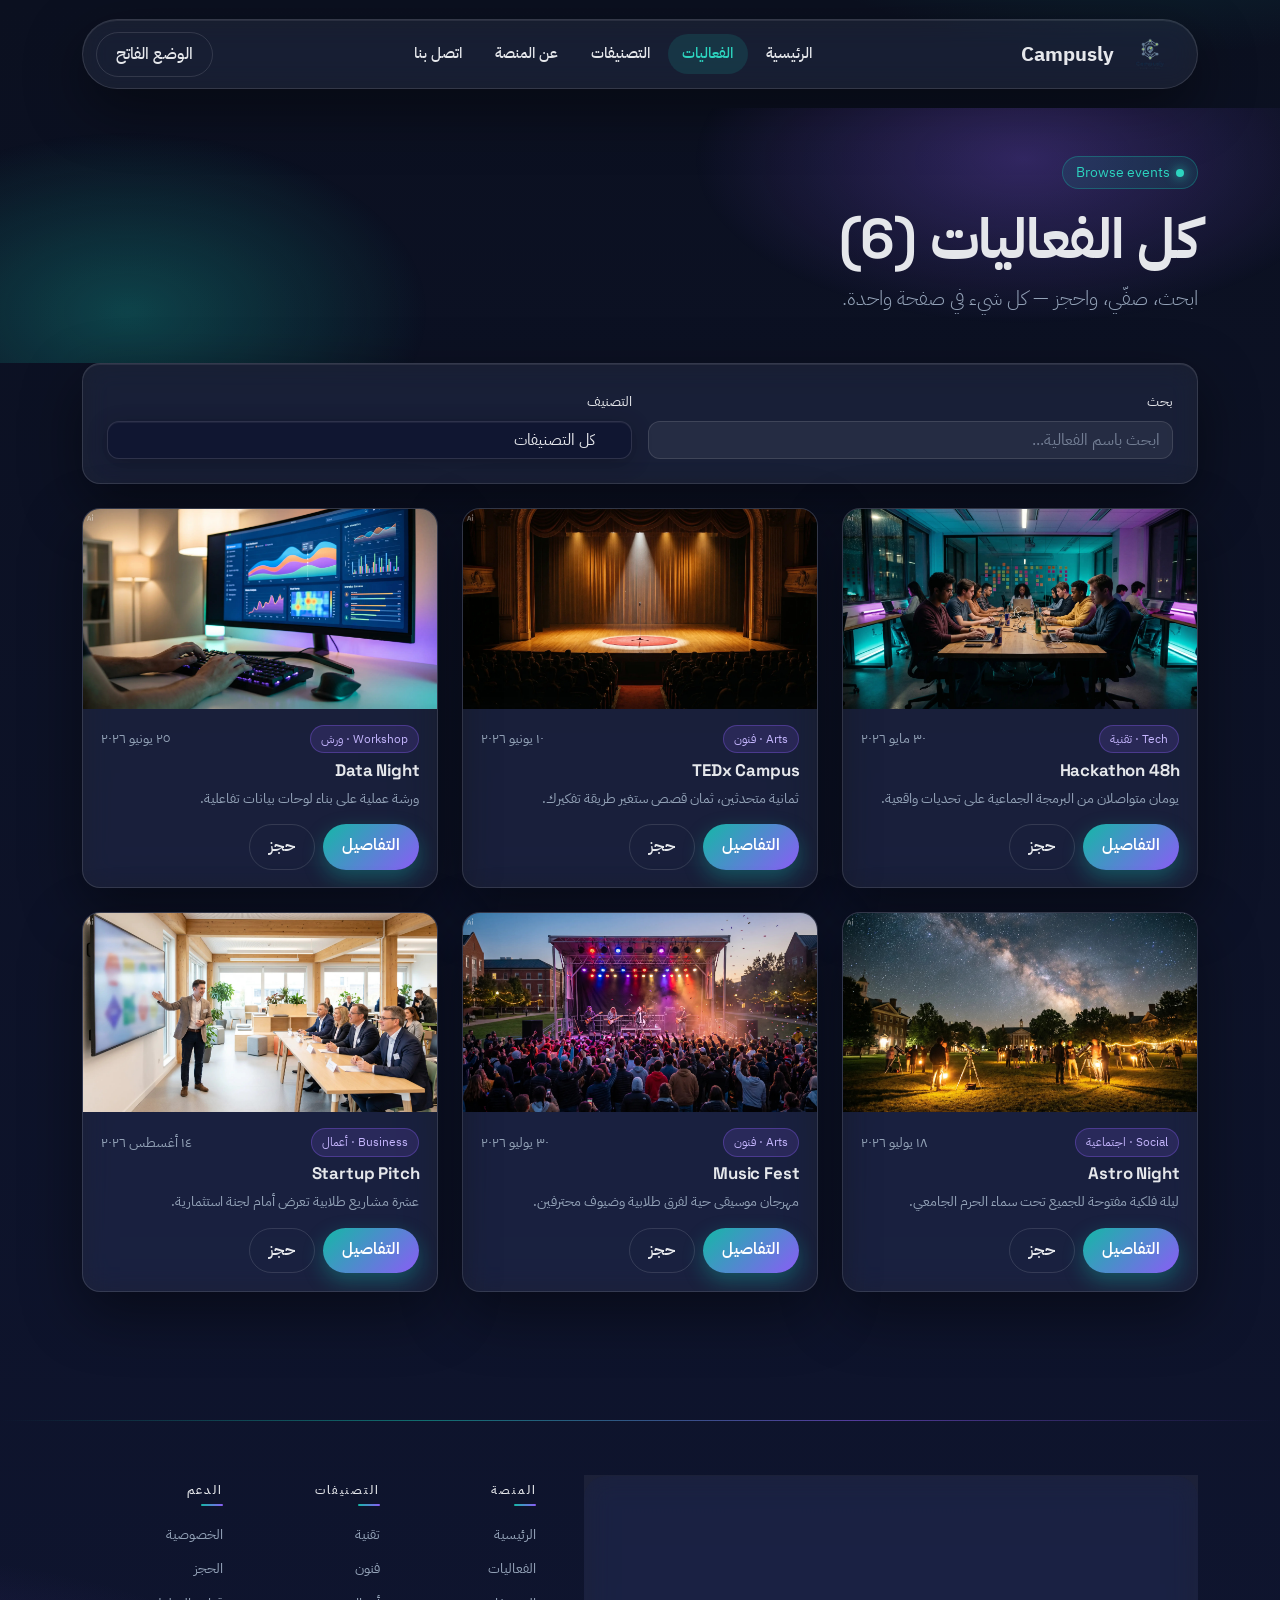
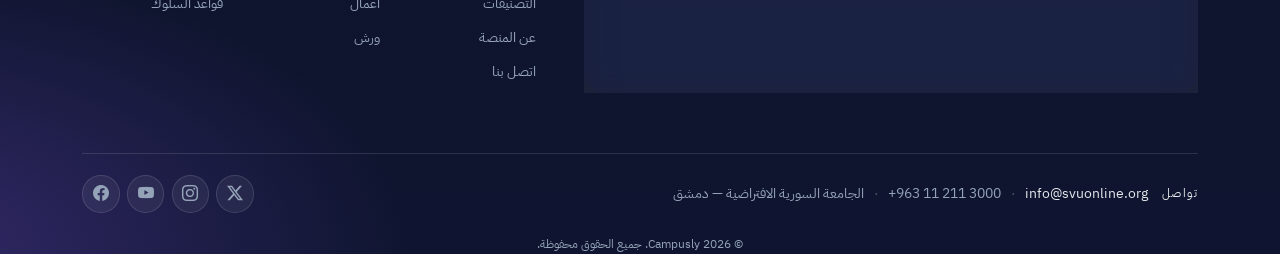
<file: events.html>
<!doctype html>
<html lang="ar" dir="rtl">
<head>
  <meta charset="utf-8">
  <meta name="viewport" content="width=device-width, initial-scale=1">
  <title>الفعاليات — Campusly</title>
  <link href="https://cdn.jsdelivr.net/npm/bootstrap@5.3.3/dist/css/bootstrap.min.css" rel="stylesheet">
  <link href="https://fonts.googleapis.com/css2?family=IBM+Plex+Sans+Arabic:wght@400;500;700&family=Space+Grotesk:wght@500;600;700&display=swap" rel="stylesheet">
  <link rel="stylesheet" href="assets/css/styles.css">
  <link rel="icon" href="assets/img/campusly-logo.png" type="image/png">
</head>
<body>

  <header>
    <nav class="c-navbar">
      <div class="container">
        <div class="inner">
          <a class="navbar-brand" href="index.html"><img src="assets/img/campusly-logo.png" alt="Campusly" width="52" height="52"> Campusly</a>
          <div class="d-none d-lg-flex align-items-center gap-1">
            <a class="nav-link" href="index.html">الرئيسية</a>
            <a class="nav-link" href="events.html">الفعاليات</a>
            <a class="nav-link" href="categories.html">التصنيفات</a>
            <a class="nav-link" href="about.html">عن المنصة</a>
            <a class="nav-link" href="contact.html">اتصل بنا</a>
          </div>
          <div class="d-flex align-items-center gap-2">
            <button id="themeToggle" class="btn-c-ghost btn-sm">الوضع الفاتح</button>
            <button class="btn-c-ghost d-lg-none" data-bs-toggle="offcanvas" data-bs-target="#mobileNav">☰</button>
          </div>
        </div>
      </div>
    </nav>
  </header>

  <div class="offcanvas offcanvas-end c-offcanvas" id="mobileNav" tabindex="-1">
    <div class="offcanvas-header"><h5 class="offcanvas-title">Campusly</h5><button class="btn-close" data-bs-dismiss="offcanvas"></button></div>
    <div class="offcanvas-body">
      <a class="nav-link d-block mb-2" href="index.html">الرئيسية</a>
      <a class="nav-link d-block mb-2" href="events.html">الفعاليات</a>
      <a class="nav-link d-block mb-2" href="categories.html">التصنيفات</a>
      <a class="nav-link d-block mb-2" href="about.html">عن المنصة</a>
      <a class="nav-link d-block mb-2" href="contact.html">اتصل بنا</a>
    </div>
  </div>

  <main>

    <section class="c-hero" style="padding: 3rem 0 2rem;">
      <div class="container">
        <span class="eyebrow">Browse events</span>
        <h1>كل الفعاليات (<span id="resultsCount">6</span>)</h1>
        <p class="lead" style="color:var(--c-muted);">ابحث، صفّي، واحجز — كل شيء في صفحة واحدة.</p>
      </div>
    </section>

    <section class="section pt-0">
      <div class="container">
        <div class="glass p-3 p-md-4 mb-4">
          <form class="c-form row g-3" onsubmit="return false;">
            <div class="col-md-6">
              <label class="form-label small">بحث</label>
              <input id="searchInput" class="form-control" placeholder="ابحث باسم الفعالية...">
            </div>
            <div class="col-md-6">
              <label class="form-label small">التصنيف</label>
              <select id="categoryFilter" class="form-select">
                <option value="">كل التصنيفات</option>
                <option value="tech">تقنية</option>
                <option value="business">أعمال</option>
                <option value="social">اجتماعية</option>
                <option value="workshop">ورش</option>
                <option value="arts">فنون</option>
              </select>
            </div>
          </form>
        </div>

        <div id="eventsGrid" class="row g-4"></div>
        <div id="emptyMsg" class="glass p-4 text-center d-none mt-4">
          لا توجد فعاليات تطابق بحثك.
        </div>
      </div>
    </section>

  </main>

  <div class="modal fade c-modal" id="bookModal" tabindex="-1" aria-hidden="true">
    <div class="modal-dialog modal-dialog-centered">
      <div class="modal-content">
        <div class="modal-header">
          <h5 class="modal-title">حجز مقعد</h5>
          <button type="button" class="btn-close btn-close-white" data-bs-dismiss="modal"></button>
        </div>
        <div class="modal-body">
          <div class="stepper">
            <div class="step active">البيانات</div><div class="step">التأكيد</div><div class="step">تمّ</div>
          </div>
          <form class="c-form">
            <div data-pane>
              <div class="mb-3"><label class="form-label">الاسم</label><input class="form-control"></div>
              <div class="mb-3"><label class="form-label">البريد</label><input type="email" class="form-control"></div>
            </div>
            <div data-pane class="d-none"><p>تأكد من البيانات أعلاه.</p></div>
            <div data-pane class="d-none"><div class="text-center p-3"><div class="num" style="font-size:2rem;">✓</div><p class="mb-0">تم الحجز.</p></div></div>
          </form>
        </div>
        <div class="modal-footer">
          <button class="btn-c-ghost" id="bookBack" disabled>رجوع</button>
          <button class="btn-c-primary" id="bookNext">التالي</button>
          <button class="btn-c-primary d-none" id="bookConfirm">تأكيد</button>
        </div>
      </div>
    </div>
  </div>

  <footer class="c-footer">
    <div class="container">
      <div class="c-footer__grid">
        <div class="c-footer__panel">
          <div class="c-footer__panel-head">
            <div class="c-footer__logo-dot">C</div>
            <div>
              <div class="c-footer__brand-name">Campusly</div>
              <span class="c-footer__brand-sub">Discover · Join · Shine</span>
            </div>
          </div>
          <p class="c-footer__lead">منصّة فعاليات الحرم الجامعي الرقمي — مصمّمة بواسطة طلاب، لكلّ طالب يبحث عن تجربة تستحق.</p>
        </div>
        <div class="c-footer__columns">
          <div class="c-footer__col">
            <h5>المنصة</h5>
            <ul>
              <li><a href="index.html">الرئيسية</a></li>
              <li><a href="events.html">الفعاليات</a></li>
              <li><a href="categories.html">التصنيفات</a></li>
              <li><a href="about.html">عن المنصة</a></li>
              <li><a href="contact.html">اتصل بنا</a></li>
            </ul>
          </div>
          <div class="c-footer__col">
            <h5>التصنيفات</h5>
            <ul>
              <li><a href="events.html?cat=tech">تقنية</a></li>
              <li><a href="events.html?cat=arts">فنون</a></li>
              <li><a href="events.html?cat=business">أعمال</a></li>
              <li><a href="events.html?cat=workshop">ورش</a></li>
            </ul>
          </div>
          <div class="c-footer__col">
            <h5>الدعم</h5>
            <ul>
              <li><a href="about.html">الخصوصية</a></li>
              <li><a href="about.html">الحجز</a></li>
              <li><a href="about.html">قواعد السلوك</a></li>
            </ul>
          </div>
        </div>
      </div>
      <div class="c-footer__extras">
        <div class="c-footer__contact-line">
          <span class="c-footer__contact-label">تواصل</span>
          <a href="mailto:info@svuonline.org">info@svuonline.org</a>
          <span class="c-footer__sep-dot" aria-hidden="true">·</span>
          <a class="c-contact-phone text-decoration-none" href="tel:+963112113000" style="color:inherit;">+963 11 211 3000</a>
          <span class="c-footer__sep-dot" aria-hidden="true">·</span>
          <span>الجامعة السورية الافتراضية — دمشق</span>
        </div>
        <div class="c-footer__socials" aria-label="وسائل التواصل">
          <a href="https://x.com/SVUOnline" class="c-footer__social" aria-label="X" target="_blank" rel="noopener noreferrer"><i class="bi bi-twitter-x" aria-hidden="true"></i></a>
          <a href="https://www.instagram.com/svuonline/" class="c-footer__social" aria-label="إنستغرام" target="_blank" rel="noopener noreferrer"><i class="bi bi-instagram" aria-hidden="true"></i></a>
          <a href="https://www.youtube.com/@syrianvirtualuniversity" class="c-footer__social" aria-label="يوتيوب" target="_blank" rel="noopener noreferrer"><i class="bi bi-youtube" aria-hidden="true"></i></a>
          <a href="https://www.facebook.com/svuonline.sy" class="c-footer__social" aria-label="فيسبوك" target="_blank" rel="noopener noreferrer"><i class="bi bi-facebook" aria-hidden="true"></i></a>
        </div>
        <p class="c-footer__copyright">© 2026 Campusly. جميع الحقوق محفوظة.</p>
      </div>
    </div>
  </footer>

  <button id="scrollTopBtn" aria-label="العودة للأعلى">↑</button>
  <script src="https://cdn.jsdelivr.net/npm/bootstrap@5.3.3/dist/js/bootstrap.bundle.min.js"></script>
  <script src="assets/js/main.js"></script>
</body>
</html>
</file>
<file: assets/css/styles.css>
/* ================================================================
   Campusly — Glass / Dark-first
   تصميم زجاجي معاصر داكن بشكل افتراضي مع وضع فاتح.
   ================================================================ */
@import url("https://cdn.jsdelivr.net/npm/bootstrap-icons@1.11.3/font/bootstrap-icons.css");

/* -------- (1) Design Tokens (Dark-first) -------- */
:root {
  --c-bg: #0B1020;
  --c-bg-2: #0F1530;
  --c-surface: rgba(255, 255, 255, 0.06);
  --c-border: rgba(255, 255, 255, 0.12);
  --c-text: #E5E7EB;
  --c-muted: #94A3B8;
  --c-primary: #14B8A6;
  --c-accent: #8B5CF6;
  --c-pink: #EC4899;
  --c-blur: saturate(140%) blur(14px);
  --c-radius: 18px;
  --c-shadow: 0 20px 60px rgba(0, 0, 0, 0.45), inset 0 1px 0 rgba(255,255,255,.08);
}

/* الوضع الفاتح */
body.light {
  --c-bg: #F5F7FB;
  --c-bg-2: #EEF2FF;
  --c-surface: rgba(255, 255, 255, 0.7);
  --c-border: rgba(15, 23, 42, 0.12);
  --c-text: #0F172A;
  --c-muted: #475569;
  --c-shadow: 0 14px 32px rgba(15, 23, 42, 0.08), inset 0 1px 0 rgba(255,255,255,.4);
}

html { scroll-behavior: smooth; }

body {
  font-family: "IBM Plex Sans Arabic", "Space Grotesk", system-ui, Arial, sans-serif;
  color: var(--c-text);
  background:
    radial-gradient(800px 400px at 90% -10%, rgba(20,184,166,.25), transparent 60%),
    radial-gradient(900px 500px at -10% 100%, rgba(139,92,246,.30), transparent 60%),
    linear-gradient(180deg, var(--c-bg), var(--c-bg-2));
  min-height: 100vh;
  line-height: 1.7;
}

h1, h2, h3, h4 {
  font-family: "Space Grotesk", "IBM Plex Sans Arabic", sans-serif;
  font-weight: 700;
  letter-spacing: -0.01em;
  color: var(--c-text);
}

a { color: var(--c-primary); text-decoration: none; }
a:hover { color: #2DD4BF; }

/* -------- (2) Glass Navbar (مركزية pill) -------- */
.c-navbar {
  background: transparent;
  padding: 1.2rem 0;
}
.c-navbar .inner {
  background: var(--c-surface);
  backdrop-filter: var(--c-blur);
  -webkit-backdrop-filter: var(--c-blur);
  border: 1px solid var(--c-border);
  border-radius: 999px;
  padding: .5rem .8rem;
  display: flex;
  align-items: center;
  gap: .5rem;
  justify-content: space-between;
  box-shadow: var(--c-shadow);
}
.c-navbar .navbar-brand {
  color: var(--c-text);
  font-weight: 700;
  font-size: 1.25rem;
  display: flex;
  align-items: center;
  gap: .65rem;
  padding: 0 .5rem;
}
.c-navbar .navbar-brand img {
  width: 52px;
  height: 52px;
  object-fit: contain;
  flex-shrink: 0;
  border-radius: 10px;
}
.c-navbar .nav-link {
  color: var(--c-text);
  padding: .45rem .9rem;
  border-radius: 999px;
  font-weight: 500;
  font-size: .95rem;
}
.c-navbar .nav-link:hover,
.c-navbar .nav-link.active {
  background: rgba(20,184,166,.15);
  color: #2DD4BF;
}

/* -------- (3) Glass Cards عامة -------- */
.glass {
  background: var(--c-surface);
  backdrop-filter: var(--c-blur);
  -webkit-backdrop-filter: var(--c-blur);
  border: 1px solid var(--c-border);
  border-radius: var(--c-radius);
  box-shadow: var(--c-shadow);
}
.glass-hover {
  transition: transform .25s ease, border-color .25s ease, box-shadow .25s ease;
}
.glass-hover:hover {
  transform: translateY(-4px);
  border-color: rgba(20,184,166,.5);
  box-shadow: 0 26px 70px rgba(0,0,0,.55), 0 0 0 3px rgba(20,184,166,.12);
}

/* -------- (4) Hero مع Gradient Mesh -------- */
.c-hero {
  padding: 4.5rem 0 3.5rem;
  position: relative;
}
.c-hero::before {
  content: "";
  position: absolute; inset: 0;
  background:
    radial-gradient(600px 300px at 80% 20%, rgba(139,92,246,.30), transparent 55%),
    radial-gradient(500px 300px at 10% 80%, rgba(20,184,166,.30), transparent 60%);
  pointer-events: none;
  z-index: 0;
}
.c-hero > .container { position: relative; z-index: 1; }
.c-hero h1 { font-size: clamp(2rem, 4.5vw, 3.5rem); }
.c-hero .eyebrow {
  display: inline-flex;
  align-items: center;
  gap: .4rem;
  padding: .25rem .8rem;
  background: rgba(20,184,166,.12);
  border: 1px solid rgba(20,184,166,.35);
  color: #2DD4BF;
  border-radius: 999px;
  font-size: .85rem;
  margin-bottom: 1rem;
}
.c-hero .eyebrow::before { content: ""; width: 8px; height: 8px; border-radius: 50%; background: #2DD4BF; box-shadow: 0 0 12px #2DD4BF; }

/* -------- (5) البطاقات (Event Cards) -------- */
.c-card {
  overflow: hidden;
  color: var(--c-text);
}
.c-card .card-img-top { aspect-ratio: 16/9; object-fit: cover; }
.c-card .card-body { padding: 1rem 1.1rem 1.1rem; }
.c-card .badge-cat {
  display: inline-block;
  padding: .2rem .65rem;
  border-radius: 999px;
  font-size: .75rem;
  background: rgba(139,92,246,.15);
  color: #C4B5FD;
  border: 1px solid rgba(139,92,246,.35);
}
.c-card h3 { font-size: 1.05rem; margin: .4rem 0 .35rem; }
.c-card p.excerpt { color: var(--c-muted); font-size: .9rem; margin: 0 0 .9rem; }

/* -------- (6) الأزرار -------- */
.btn-c-primary {
  background: linear-gradient(135deg, #14B8A6, #8B5CF6);
  color: #fff;
  border: 0;
  border-radius: 999px;
  padding: .5rem 1.2rem;
  font-weight: 600;
  box-shadow: 0 8px 20px rgba(20,184,166,.35);
  transition: transform .2s, box-shadow .2s;
}
.btn-c-primary:hover { color: #fff; transform: translateY(-1px); box-shadow: 0 10px 26px rgba(139,92,246,.45); }
.btn-c-ghost {
  background: transparent;
  color: var(--c-text);
  border: 1px solid var(--c-border);
  border-radius: 999px;
  padding: .5rem 1.2rem;
  font-weight: 500;
}
.btn-c-ghost:hover { color: var(--c-text); border-color: rgba(20,184,166,.55); background: rgba(20,184,166,.08); }

/* -------- (7) Carousel بمؤشرات رفيعة — هيرو: ارتفاع أقل (بانر أعرض) -------- */
.c-carousel { border-radius: var(--c-radius); overflow: hidden; }
.c-carousel .carousel-item img {
  width: 100%;
  aspect-ratio: 21 / 6;
  max-height: min(220px, 36vh);
  object-fit: cover;
  object-position: center;
}
.c-carousel .carousel-indicators { margin-bottom: .5rem; }
.c-carousel .carousel-indicators [data-bs-target] {
  width: 28px; height: 3px; background: rgba(255,255,255,.5); border: 0; opacity: 1;
}
.c-carousel .carousel-indicators .active { background: #2DD4BF; }
.c-carousel .carousel-caption {
  background: linear-gradient(to top, rgba(11,16,32,.88), transparent);
  right: 0; left: 0; bottom: 0; padding: 0.85rem 1rem 1rem;
  text-align: start;
  pointer-events: none;
}
.c-carousel .carousel-caption .h5 { font-size: clamp(0.95rem, 2vw, 1.1rem); margin-bottom: 0.35rem; }

/* بانر الهيرو: الضغط على الصورة (والشريحة) يفتح التفاصيل */
.c-hero-carousel-hit {
  display: block;
  position: relative;
  color: inherit;
  text-decoration: none;
  cursor: pointer;
  border-radius: inherit;
}
.c-hero-carousel-hit:hover .carousel-caption {
  background: linear-gradient(to top, rgba(11,16,32,.95), rgba(11,16,32,.2), transparent);
}
.c-hero-carousel-hit:focus-visible {
  outline: 2px solid rgba(45, 212, 191, 0.85);
  outline-offset: 2px;
}

/* -------- (8) نوع من القوائم الإحصائية -------- */
.stat {
  padding: 1rem 1.25rem;
  border-radius: var(--c-radius);
  border: 1px solid var(--c-border);
  background: var(--c-surface);
}
.stat .num { font-family: "Space Grotesk"; font-size: 1.8rem; font-weight: 700; background: linear-gradient(135deg,#2DD4BF,#C4B5FD); -webkit-background-clip: text; background-clip: text; color: transparent; }
.stat .lbl { color: var(--c-muted); font-size: .9rem; }

/* -------- (9) الأقسام -------- */
.section { padding: 4rem 0; }
.section-head { display: flex; justify-content: space-between; align-items: baseline; margin-bottom: 1.5rem; gap: 1rem; flex-wrap: wrap; }
.section-head h2 { margin: 0; font-size: clamp(1.3rem, 2.5vw, 1.8rem); }
.section-head .meta { color: var(--c-muted); font-size: .9rem; }

/* -------- (10) النموذج -------- */
.c-form .form-control, .c-form .form-select {
  background: rgba(255,255,255,.06);
  border: 1px solid var(--c-border);
  color: var(--c-text);
  border-radius: 12px;
}
.c-form .form-select {
  /* يجبر المتصفح على قائمة منسدلة داكنة + تباين آمن لـ option في الويندوز/كروم */
  color-scheme: dark;
  background-color: rgba(15, 21, 48, 0.75);
  box-shadow: 0 4px 20px rgba(0, 0, 0, 0.25), inset 0 1px 0 rgba(255, 255, 255, 0.06);
}
.c-form .form-select option,
.c-form .form-select optgroup {
  background-color: var(--c-bg-2);
  color: var(--c-text);
}
.c-form .form-control:focus, .c-form .form-select:focus {
  background: rgba(255,255,255,.08);
  border-color: rgba(20,184,166,.6);
  color: var(--c-text);
  box-shadow: 0 0 0 .25rem rgba(20,184,166,.15);
}
.c-form .form-select:focus {
  background-color: rgba(15, 21, 48, 0.88);
}
.c-form .form-control::placeholder { color: rgba(148,163,184,.7); }

body.light .c-form .form-control,
body.light .c-form .form-select {
  background: #fff;
  color: var(--c-text);
  color-scheme: light;
}
body.light .c-form .form-select {
  box-shadow: 0 2px 12px rgba(15, 23, 42, 0.06);
}
body.light .c-form .form-select option,
body.light .c-form .form-select optgroup {
  background-color: #fff;
  color: var(--c-text);
}

/* -------- (11) Modal زجاجي -------- */
.c-modal .modal-content {
  background: rgba(15, 21, 48, 0.85);
  backdrop-filter: var(--c-blur);
  border: 1px solid var(--c-border);
  color: var(--c-text);
  border-radius: 20px;
}
body.light .c-modal .modal-content { background: rgba(255,255,255,.9); color: #0F172A; }
.c-modal .modal-header, .c-modal .modal-footer { border-color: var(--c-border); }

/* Stepper بسيط داخل Modal الحجز */
.stepper { display: flex; justify-content: space-between; gap: .25rem; margin-bottom: 1rem; }
.stepper .step {
  flex: 1;
  padding: .4rem .6rem;
  text-align: center;
  font-size: .8rem;
  border-radius: 999px;
  border: 1px solid var(--c-border);
  color: var(--c-muted);
}
.stepper .step.active { color: #2DD4BF; border-color: rgba(20,184,166,.55); background: rgba(20,184,166,.08); }

/* -------- (12) Offcanvas -------- */
.c-offcanvas {
  background: rgba(15, 21, 48, 0.92);
  backdrop-filter: var(--c-blur);
  color: var(--c-text);
  border-left: 1px solid var(--c-border);
}
body.light .c-offcanvas { background: rgba(255,255,255,.92); color: #0F172A; }

/* -------- (13) Footer — Split Panel (مختلف كلياً عن Eventra/JamiaFest) -------- */
.c-footer {
  margin-top: 4rem;
  padding: 0;
  position: relative;
  color: var(--c-muted);
}
.c-footer::before {
  content: "";
  position: absolute;
  top: 0; left: 0; right: 0;
  height: 1px;
  background: linear-gradient(90deg, transparent, rgba(20,184,166,.55), rgba(139,92,246,.55), transparent);
}
.c-footer__grid {
  display: grid;
  grid-template-columns: 1fr;
  gap: 2rem;
  padding: 3.5rem 0 2rem;
}
@media (min-width: 992px) {
  .c-footer__grid { grid-template-columns: 1.35fr 1fr; gap: 3rem; }
}
.c-footer__panel {
  position: relative;
  overflow: hidden;
  padding: 2rem;
  border-radius: 22px;
  background:
    radial-gradient(500px 260px at 0% 0%, rgba(20,184,166,.18), transparent 55%),
    radial-gradient(500px 260px at 100% 100%, rgba(139,92,246,.18), transparent 55%),
    var(--c-surface);
  backdrop-filter: var(--c-blur);
  -webkit-backdrop-filter: var(--c-blur);
  border: 1px solid var(--c-border);
}
.c-footer__panel-head {
  display: flex;
  align-items: center;
  gap: .8rem;
  margin-bottom: 1rem;
}
.c-footer__logo-dot {
  width: 42px; height: 42px;
  border-radius: 13px;
  display: grid; place-items: center;
  background: linear-gradient(135deg, #14B8A6, #8B5CF6);
  color: #fff;
  font-weight: 700;
  font-size: 1.1rem;
  font-family: "Space Grotesk", sans-serif;
  box-shadow: 0 8px 22px rgba(20,184,166,.35);
  flex-shrink: 0;
}
.c-footer__brand-name {
  font-family: "Space Grotesk", sans-serif;
  font-size: 1.4rem;
  font-weight: 700;
  color: var(--c-text);
  line-height: 1.1;
}
.c-footer__brand-sub {
  color: var(--c-muted);
  font-size: .82rem;
  letter-spacing: .05em;
}
.c-footer__lead {
  font-size: .92rem;
  color: var(--c-muted);
  margin-bottom: 0;
  max-width: 42ch;
}

/* العمود الأيمن: أعمدة روابط */
.c-footer__columns {
  display: grid;
  grid-template-columns: 1fr 1fr 1fr;
  gap: 1rem;
  padding-top: .5rem;
}
.c-footer__col h5 {
  font-size: .72rem;
  letter-spacing: .16em;
  text-transform: uppercase;
  color: var(--c-text);
  margin: 0 0 .9rem;
  position: relative;
  padding-bottom: .55rem;
}
.c-footer__col h5::after {
  content: "";
  position: absolute;
  inset-inline-start: 0;
  bottom: 0;
  width: 22px; height: 2px;
  background: linear-gradient(90deg, #14B8A6, #8B5CF6);
  border-radius: 2px;
}
.c-footer__col ul { list-style: none; padding: 0; margin: 0; }
.c-footer__col li { margin-bottom: .45rem; }
.c-footer__col a {
  color: var(--c-muted);
  font-size: .9rem;
  transition: color .15s ease, transform .15s ease;
  display: inline-block;
}
.c-footer__col a:hover {
  color: #2DD4BF;
  transform: translateX(-2px);
}
[dir="rtl"] .c-footer__col a:hover { transform: translateX(2px); }

.c-footer__extras {
  margin-top: 1.75rem;
  padding-top: 1.35rem;
  border-top: 1px solid var(--c-border);
  display: flex;
  flex-wrap: wrap;
  align-items: center;
  justify-content: space-between;
  gap: 1rem 1.5rem;
}
.c-footer__contact-line {
  font-size: .86rem;
  color: var(--c-muted);
  display: flex;
  flex-wrap: wrap;
  align-items: center;
  gap: .35rem .6rem;
}
.c-footer__contact-line a { color: var(--c-text); text-decoration: none; }
.c-footer__contact-line a:hover { color: #2DD4BF; }
.c-footer__contact-label {
  color: var(--c-text);
  font-size: .72rem;
  letter-spacing: .12em;
  text-transform: uppercase;
  margin-inline-end: .25rem;
}
.c-footer__sep-dot { opacity: .45; user-select: none; }
.c-footer__socials {
  display: flex;
  flex-wrap: wrap;
  gap: .45rem;
}
.c-footer__social {
  display: grid;
  place-items: center;
  width: 2.35rem;
  height: 2.35rem;
  border-radius: 50%;
  border: 1px solid var(--c-border);
  color: var(--c-muted);
  background: var(--c-surface);
  transition: color .15s ease, border-color .15s ease, transform .15s ease;
}
.c-footer__social:hover {
  color: #2DD4BF;
  border-color: rgba(45, 212, 191, .5);
  transform: translateY(-2px);
}
.c-footer__copyright {
  flex-basis: 100%;
  text-align: center;
  font-size: .78rem;
  color: var(--c-muted);
  margin: 0;
  padding-top: .25rem;
}

.c-team-card img {
  width: 96px;
  height: 96px;
  object-fit: cover;
  border-radius: 50%;
  border: 3px solid rgba(20, 184, 166, .4);
  box-shadow: 0 8px 24px rgba(0, 0, 0, .2);
}

/* -------- (14) Scroll Top (glow) -------- */
#scrollTopBtn {
  position: fixed;
  inset: auto 1.25rem 1.25rem auto;
  width: 48px; height: 48px;
  border-radius: 50%;
  background: linear-gradient(135deg, #14B8A6, #8B5CF6);
  color: #fff; border: 0;
  display: none; place-items: center;
  box-shadow: 0 10px 28px rgba(20,184,166,.45);
  cursor: pointer;
  z-index: 1040;
  font-weight: 700;
}
#scrollTopBtn.show { display: grid; }

/* -------- (15) Toasts -------- */
.toast.c-toast {
  background: rgba(15,21,48,.92);
  color: var(--c-text);
  border: 1px solid var(--c-border);
  border-radius: 14px;
  backdrop-filter: var(--c-blur);
}
.toast.c-toast .toast-header { background: transparent; color: var(--c-text); border-bottom-color: var(--c-border); }
.toast.c-toast.danger { border-color: rgba(244,63,94,.45); }
.toast.c-toast.success { border-color: rgba(20,184,166,.45); }

/* رقم هاتف دولي داخل نص RTL */
.c-contact-phone {
  direction: ltr;
  unicode-bidi: isolate;
}

/* -------- (16) Event Details -------- */
.event-gallery img {
  width: 100%; aspect-ratio: 4/3; object-fit: cover;
  border-radius: 14px; border: 1px solid var(--c-border);
}

/* -------- (17) Responsive -------- */
@media (max-width: 576px) {
  .c-navbar .inner { border-radius: 16px; }
  .c-hero { padding: 3rem 0 2rem; }
}
</file>
